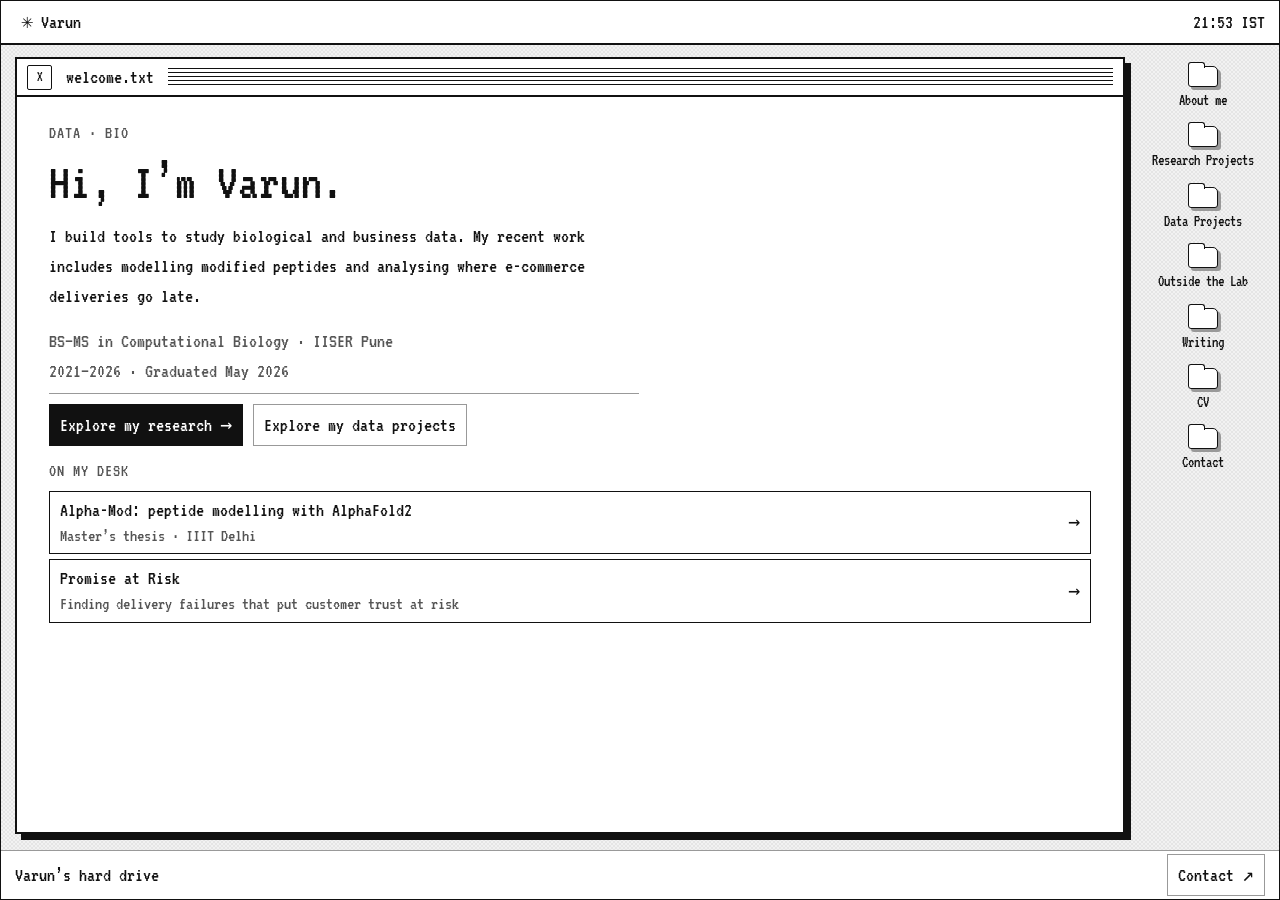
<file: index.html>
<!doctype html>
<html lang="en">
<head>
  <meta charset="utf-8">
  <meta name="viewport" content="width=device-width, initial-scale=1">
  <meta name="description" content="Computational biology research and data projects by Varun Kumar.">
  <title>Varun Kumar | Research + Data</title>
  <link rel="canonical" href="https://varun-bhai.github.io/">
  <link rel="preconnect" href="https://fonts.googleapis.com">
  <link rel="preconnect" href="https://fonts.gstatic.com" crossorigin>
  <link rel="stylesheet" href="https://fonts.googleapis.com/css2?family=VT323&amp;display=swap">
  <link rel="stylesheet" href="assets/portfolio.css?v=4">
  <script src="assets/portfolio.js?v=2" defer></script>
</head>
<body>
  <main id="pixel-portfolio-review">
    <div class="vk classic" data-version="balanced" aria-label="Research + data desktop">
      <header class="menubar"><button class="brand cursor-interaction" data-page="home">✳ Varun</button><time class="desktop-clock" aria-label="India Standard Time"></time></header>
      <div class="workspace"><nav class="folders" aria-label="Desktop folders"></nav><div class="window"><div class="titlebar"><button class="close cursor-interaction" data-action="close" aria-label="Close window">×</button><span class="window-name">welcome.txt</span><span class="title-lines" aria-hidden="true"></span></div><div class="page" aria-live="polite"></div></div></div>
      <footer class="taskbar"><span>Varun’s hard drive</span><button class="cursor-interaction" data-page="contact">Contact ↗</button></footer>
    </div>
    <noscript>Please enable JavaScript to use the portfolio desktop.</noscript>
  </main>
</body>
</html>
</file>
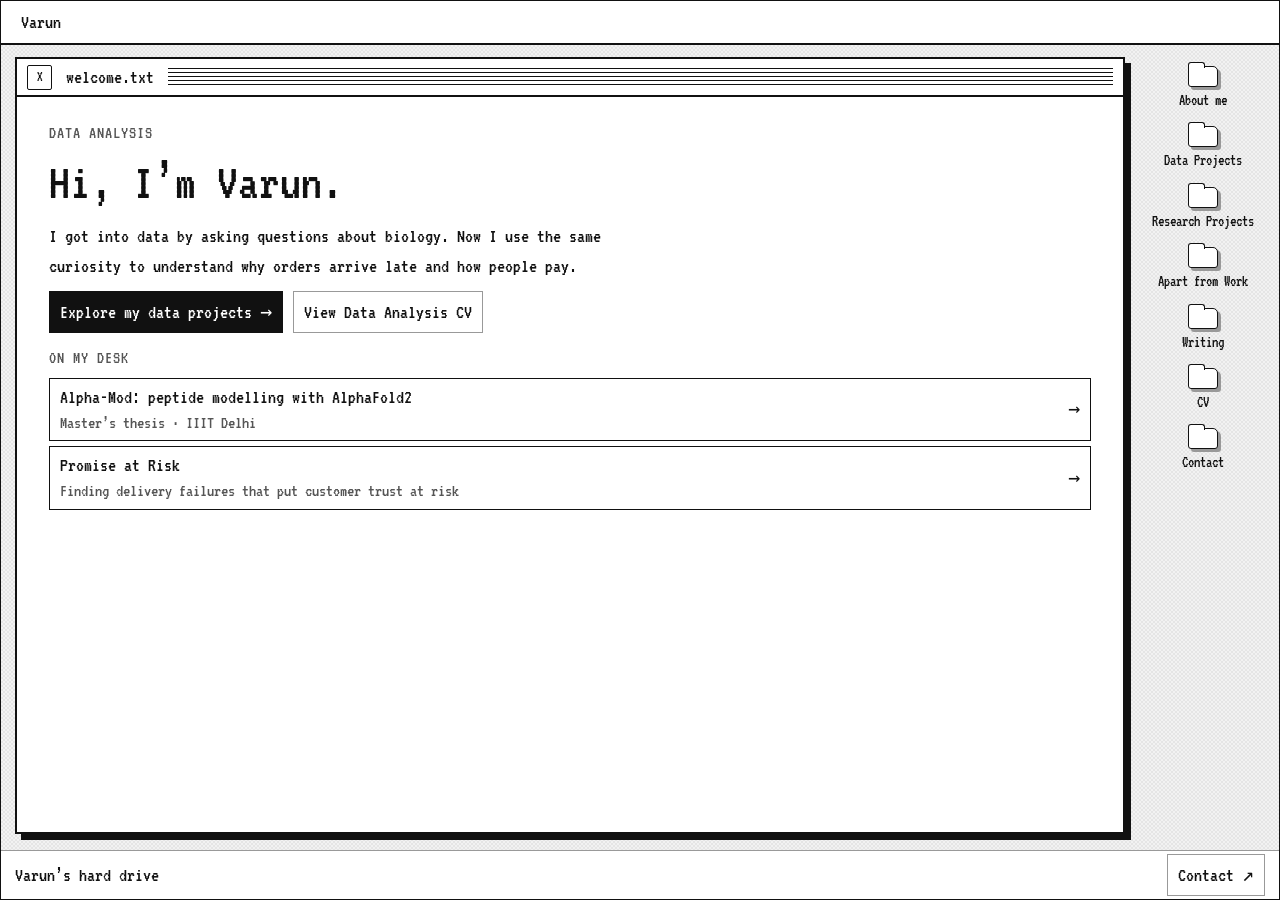
<file: analytics/index.html>
<!doctype html>
<html lang="en">
<head>
  <meta charset="utf-8">
  <meta name="viewport" content="width=device-width, initial-scale=1">
  <meta name="description" content="SQL, Python, and dashboard case studies by Varun Kumar.">
  <title>Varun Kumar | Data Analytics</title>
  <link rel="canonical" href="https://varun-bhai.github.io/analytics/">
  <link rel="preconnect" href="https://fonts.googleapis.com">
  <link rel="preconnect" href="https://fonts.gstatic.com" crossorigin>
  <link rel="stylesheet" href="https://fonts.googleapis.com/css2?family=VT323&amp;display=swap">
  <link rel="stylesheet" href="assets/portfolio.css?v=4">
  <script src="assets/portfolio.js?v=2" defer></script>
</head>
<body>
  <main id="pixel-portfolio-review">
    <div class="vk classic" data-version="analytics" aria-label="Data analytics desktop">
      <header class="menubar"><button class="brand cursor-interaction" data-page="home">Varun</button></header>
      <div class="workspace"><nav class="folders" aria-label="Desktop folders"></nav><div class="window"><div class="titlebar"><button class="close cursor-interaction" data-action="close" aria-label="Close window">×</button><span class="window-name">welcome.txt</span><span class="title-lines" aria-hidden="true"></span></div><div class="page" aria-live="polite"></div></div></div>
      <footer class="taskbar"><span>Varun’s hard drive</span><button class="cursor-interaction" data-page="contact">Contact ↗</button></footer>
    </div>
    <noscript>Please enable JavaScript to use the portfolio desktop.</noscript>
  </main>
</body>
</html>
</file>
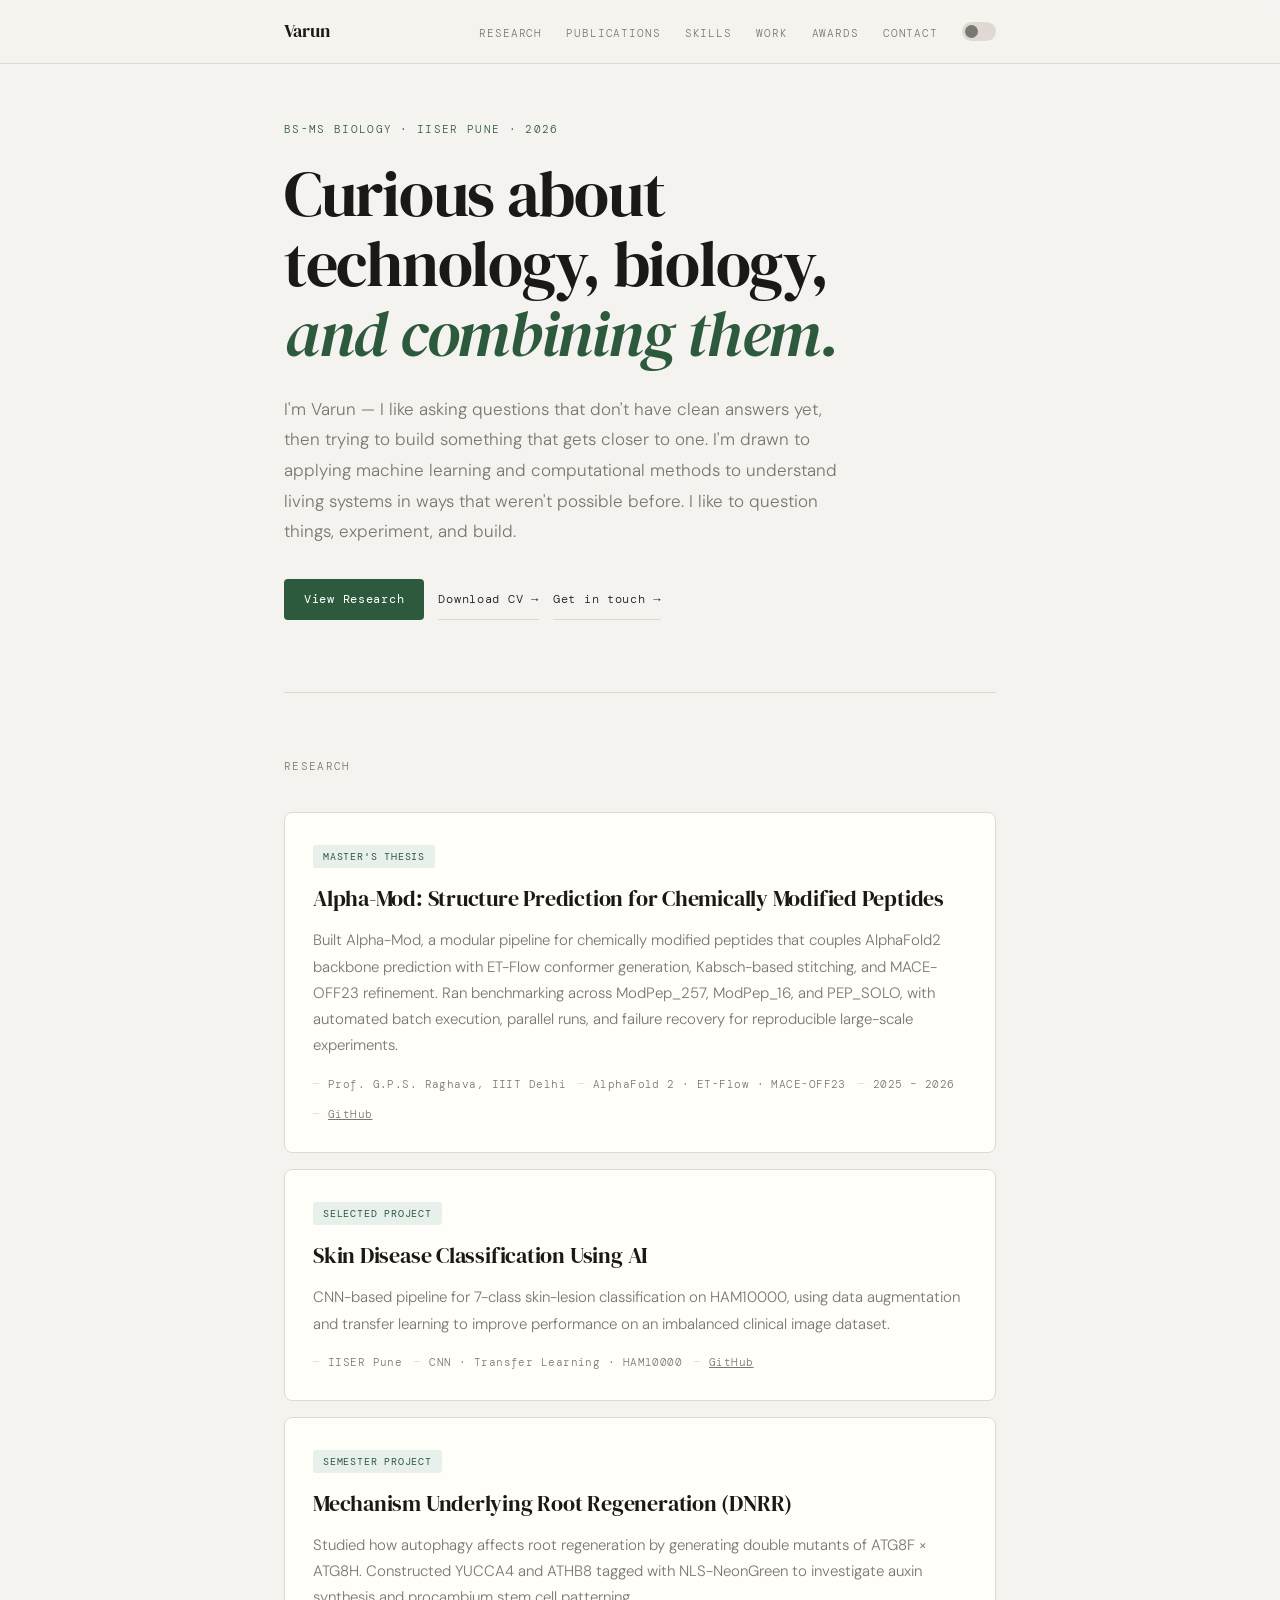
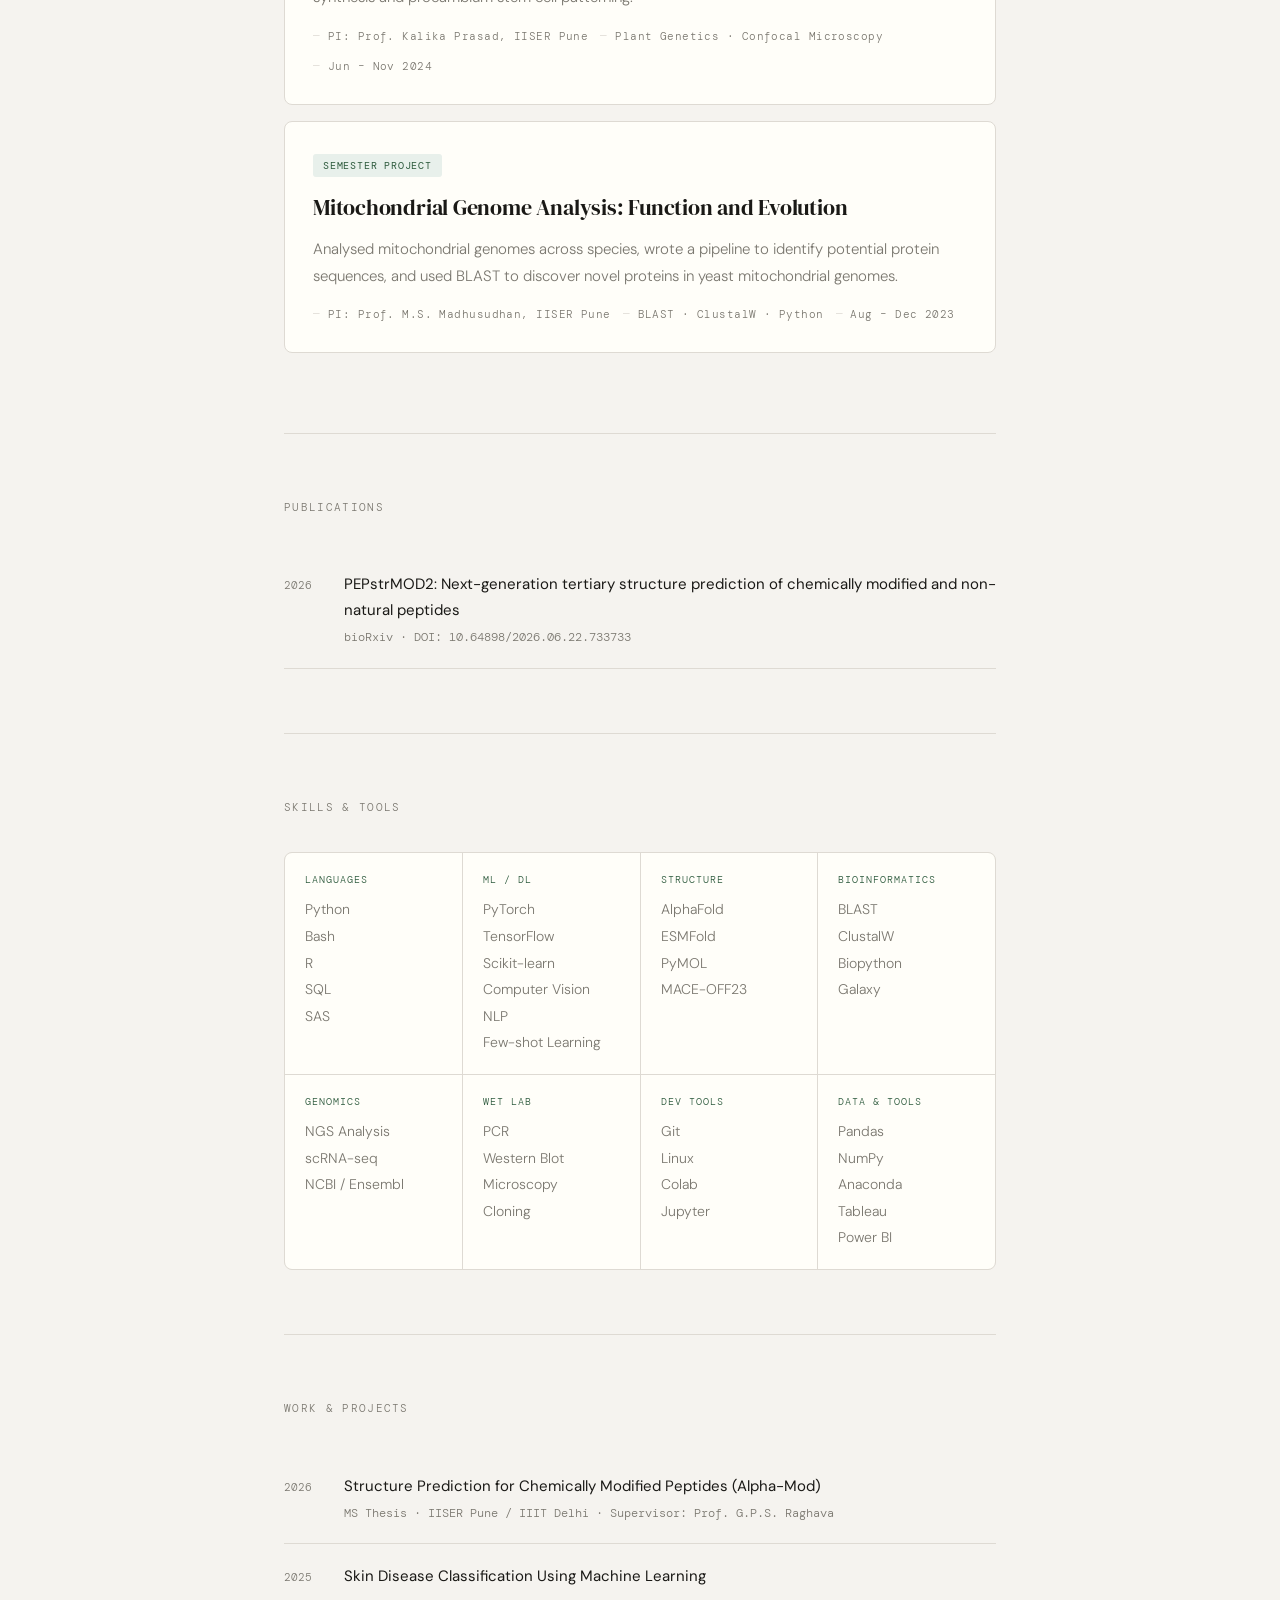
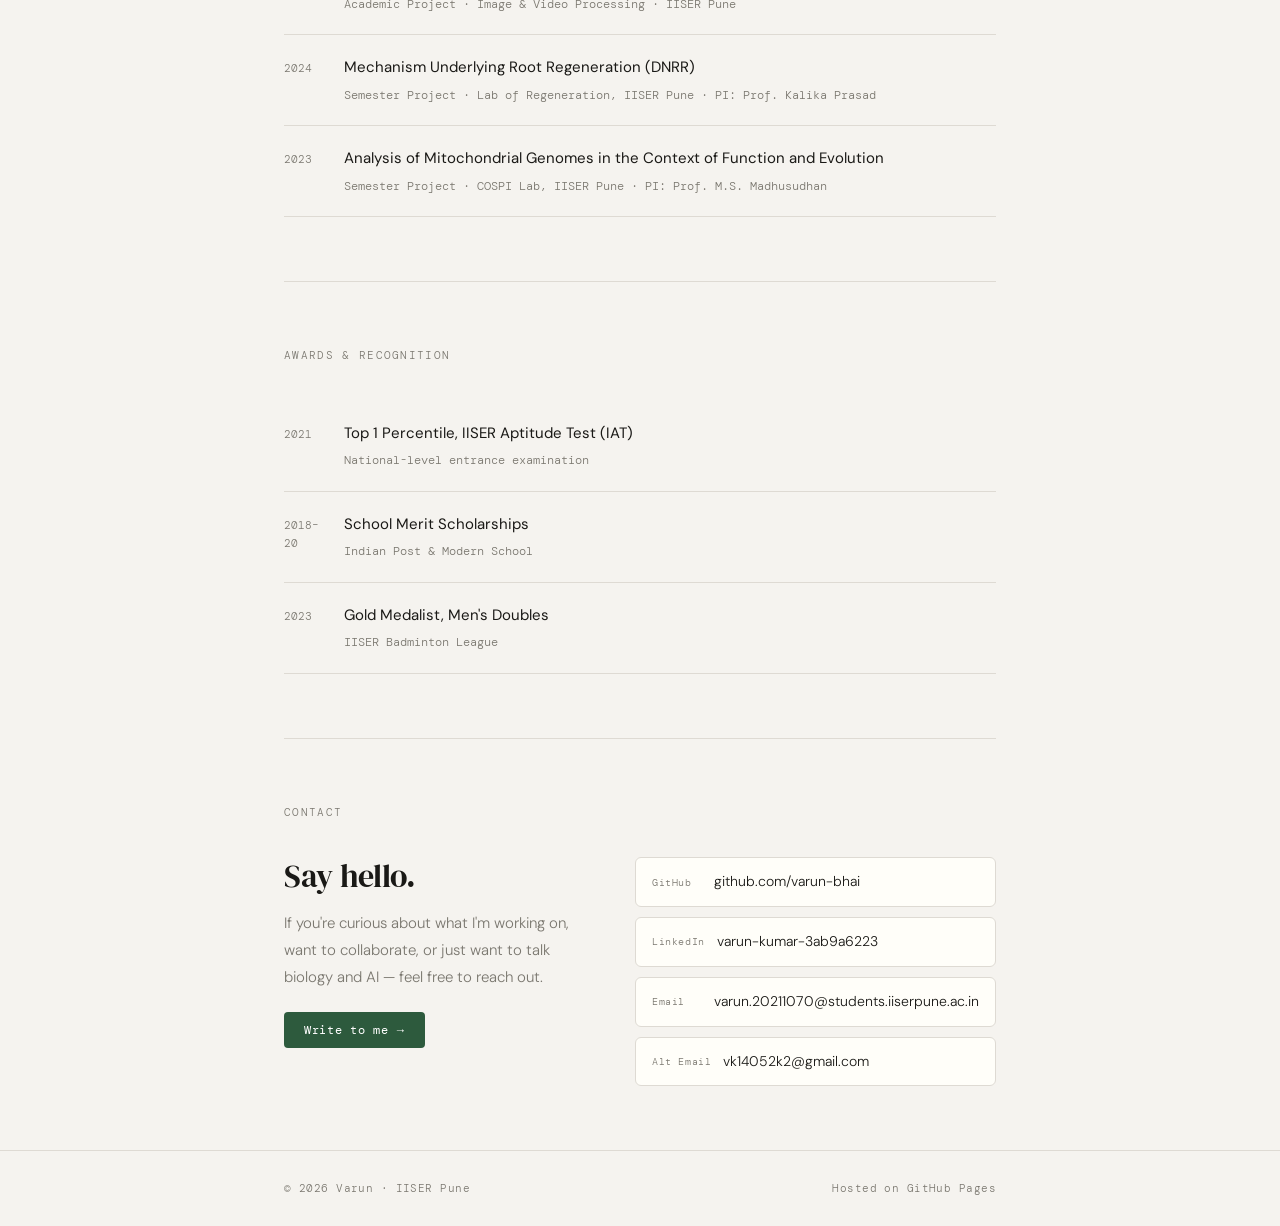
<file: index (11).html>
<!DOCTYPE html>
<html lang="en" data-theme="light">
<head>
<meta charset="UTF-8">
<meta name="viewport" content="width=device-width, initial-scale=1.0">
<title>Varun — Computational Biology</title>
<link rel="preconnect" href="https://fonts.googleapis.com">
<link href="https://fonts.googleapis.com/css2?family=DM+Serif+Display:ital@0;1&family=DM+Mono:wght@300;400&family=DM+Sans:wght@300;400;500&display=swap" rel="stylesheet">
<style>
  /* ── Themes ── */
  [data-theme="light"] {
    --bg: #f5f3ef;
    --fg: #1a1916;
    --muted: #7a776f;
    --accent: #2d5a3d;
    --accent-light: #e8f0eb;
    --border: #dedad3;
    --card: #fffef9;
    --nav-bg: rgba(245,243,239,0.92);
    --toggle-bg: #dedad3;
    --toggle-knob: #7a776f;
  }
  [data-theme="dark"] {
    --bg: #141412;
    --fg: #e8e4dc;
    --muted: #8a8880;
    --accent: #6db88a;
    --accent-light: #1a2e22;
    --border: #2a2925;
    --card: #1c1b18;
    --nav-bg: rgba(20,20,18,0.92);
    --toggle-bg: #2a2925;
    --toggle-knob: #6db88a;
  }

  /* ── Reset & Base ── */
  * { margin: 0; padding: 0; box-sizing: border-box; }
  html { scroll-behavior: smooth; }
  body {
    background: var(--bg);
    color: var(--fg);
    font-family: 'DM Sans', sans-serif;
    font-weight: 300;
    font-size: 16px;
    line-height: 1.7;
    transition: background 0.3s, color 0.3s;
    /* prevent horizontal scroll on mobile */
    overflow-x: hidden;
  }

  /* ── Layout ── */
  .container {
    max-width: 760px;
    margin: 0 auto;
    padding: 0 24px;
  }

  /* ── Nav ── */
  nav {
    position: fixed; top: 0; left: 0; right: 0; z-index: 100;
    background: var(--nav-bg);
    backdrop-filter: blur(12px);
    -webkit-backdrop-filter: blur(12px);
    border-bottom: 1px solid var(--border);
    padding: 16px 0;
    transition: background 0.3s, border-color 0.3s;
  }
  nav .container {
    display: flex;
    justify-content: space-between;
    align-items: center;
    gap: 16px;
  }
  .nav-name {
    font-family: 'DM Serif Display', serif;
    font-size: 18px; color: var(--fg);
    text-decoration: none; transition: color 0.3s;
    flex-shrink: 0;
  }
  .nav-right {
    display: flex;
    align-items: center;
    gap: 24px;
  }
  .nav-links {
    display: flex;
    gap: 24px;
    list-style: none;
  }
  .nav-links a {
    font-family: 'DM Mono', monospace;
    font-size: 11px; font-weight: 300; color: var(--muted);
    text-decoration: none; letter-spacing: 0.08em;
    text-transform: uppercase; transition: color 0.2s;
    white-space: nowrap;
  }
  .nav-links a:hover { color: var(--accent); }

  /* ── Theme toggle ── */
  .theme-toggle {
    background: var(--toggle-bg);
    border: none; cursor: pointer;
    width: 34px; height: 19px;
    border-radius: 10px;
    position: relative;
    transition: background 0.3s;
    flex-shrink: 0;
  }
  .theme-toggle::after {
    content: '';
    position: absolute;
    top: 3px; left: 3px;
    width: 13px; height: 13px;
    border-radius: 50%;
    background: var(--toggle-knob);
    transition: transform 0.25s, background 0.3s;
  }
  [data-theme="dark"] .theme-toggle::after { transform: translateX(15px); }

  /* ── Hero ── */
  .hero { padding-top: 120px; padding-bottom: 72px; }
  .hero-tag {
    font-family: 'DM Mono', monospace;
    font-size: 11px; font-weight: 300; color: var(--accent);
    letter-spacing: 0.12em; text-transform: uppercase; margin-bottom: 20px;
    transition: color 0.3s;
  }
  .hero h1 {
    font-family: 'DM Serif Display', serif;
    /* fluid: 36px on small phone → 64px on desktop */
    font-size: clamp(36px, 8vw, 64px);
    font-weight: 400; line-height: 1.1;
    letter-spacing: -0.02em; margin-bottom: 24px;
    color: var(--fg); transition: color 0.3s;
  }
  .hero h1 em { font-style: italic; color: var(--accent); transition: color 0.3s; }
  .hero-bio {
    font-size: clamp(15px, 2.5vw, 17px);
    color: var(--muted); max-width: 560px;
    line-height: 1.8; margin-bottom: 32px; transition: color 0.3s;
  }
  .hero-links { display: flex; gap: 14px; flex-wrap: wrap; align-items: center; }
  .btn-primary {
    background: var(--accent); color: #fff;
    padding: 10px 20px; border-radius: 4px;
    font-family: 'DM Mono', monospace;
    font-size: 12px; font-weight: 400; letter-spacing: 0.06em;
    text-decoration: none; transition: opacity 0.2s, background 0.3s;
    white-space: nowrap;
  }
  .btn-primary:hover { opacity: 0.85; }
  .btn-ghost {
    color: var(--fg); padding: 10px 0;
    font-family: 'DM Mono', monospace;
    font-size: 12px; font-weight: 300; letter-spacing: 0.06em;
    text-decoration: none; border-bottom: 1px solid var(--border);
    transition: border-color 0.2s, color 0.2s;
    white-space: nowrap;
  }
  .btn-ghost:hover { border-color: var(--accent); color: var(--accent); }

  /* ── Sections ── */
  section { padding: 64px 0; border-top: 1px solid var(--border); transition: border-color 0.3s; }
  .section-label {
    font-family: 'DM Mono', monospace;
    font-size: 11px; font-weight: 300; color: var(--muted);
    letter-spacing: 0.12em; text-transform: uppercase; margin-bottom: 36px;
    transition: color 0.3s;
  }

  /* ── Project cards ── */
  .project-card {
    background: var(--card); border: 1px solid var(--border);
    border-radius: 8px; padding: 28px; margin-bottom: 16px;
    transition: border-color 0.2s, transform 0.2s, background 0.3s;
  }
  .project-card:hover { border-color: var(--accent); transform: translateY(-2px); }
  .project-tag {
    font-family: 'DM Mono', monospace;
    font-size: 10px; font-weight: 400; color: var(--accent);
    background: var(--accent-light); padding: 3px 10px; border-radius: 3px;
    letter-spacing: 0.08em; text-transform: uppercase;
    display: inline-block; margin-bottom: 12px;
    transition: color 0.3s, background 0.3s;
  }
  .project-card h3 {
    font-family: 'DM Serif Display', serif;
    font-size: clamp(18px, 3vw, 22px);
    font-weight: 400; margin-bottom: 10px; letter-spacing: -0.01em;
    color: var(--fg); transition: color 0.3s;
  }
  .project-card p { font-size: 15px; color: var(--muted); line-height: 1.75; margin-bottom: 16px; transition: color 0.3s; }
  .project-meta { display: flex; gap: 12px; flex-wrap: wrap; }
  .project-meta span {
    font-family: 'DM Mono', monospace;
    font-size: 11px; color: var(--muted); letter-spacing: 0.04em; transition: color 0.3s;
  }
  .project-meta span::before { content: '— '; color: var(--border); }

  /* ── Skills grid ── */
  .skills-grid {
    display: grid;
    grid-template-columns: repeat(auto-fill, minmax(160px, 1fr));
    gap: 1px; background: var(--border);
    border: 1px solid var(--border); border-radius: 8px; overflow: hidden;
    transition: background 0.3s, border-color 0.3s;
  }
  .skill-cell { background: var(--card); padding: 18px 20px; transition: background 0.3s; }
  .skill-category {
    font-family: 'DM Mono', monospace; font-size: 10px; color: var(--accent);
    letter-spacing: 0.1em; text-transform: uppercase; margin-bottom: 8px; transition: color 0.3s;
  }
  .skill-items { font-size: 14px; color: var(--muted); line-height: 1.9; transition: color 0.3s; }

  /* ── Work / pub list ── */
  .pub-list { list-style: none; }
  .pub-item {
    display: grid; grid-template-columns: 44px 1fr;
    gap: 16px; padding: 20px 0;
    border-bottom: 1px solid var(--border); align-items: start; transition: border-color 0.3s;
  }
  .pub-year {
    font-family: 'DM Mono', monospace; font-size: 11px;
    color: var(--muted); padding-top: 4px; transition: color 0.3s;
  }
  .pub-title { font-size: 15px; font-weight: 400; margin-bottom: 4px; color: var(--fg); transition: color 0.3s; }
  .pub-venue { font-family: 'DM Mono', monospace; font-size: 12px; color: var(--muted); transition: color 0.3s; }

  /* ── Contact ── */
  .contact-block {
    display: grid;
    grid-template-columns: 1fr 1fr;
    gap: 48px; align-items: start;
  }
  .contact-block h2 {
    font-family: 'DM Serif Display', serif;
    font-size: clamp(26px, 4vw, 32px);
    font-weight: 400; line-height: 1.2;
    margin-bottom: 14px; letter-spacing: -0.01em;
    color: var(--fg); transition: color 0.3s;
  }
  .contact-block p { font-size: 15px; color: var(--muted); line-height: 1.8; margin-bottom: 24px; transition: color 0.3s; }
  .social-links { display: flex; flex-direction: column; gap: 10px; }
  .social-link {
    display: flex; align-items: center; gap: 12px;
    text-decoration: none; color: var(--fg); font-size: 14px;
    padding: 12px 16px; background: var(--card);
    border: 1px solid var(--border); border-radius: 6px;
    transition: border-color 0.2s, color 0.2s, background 0.3s;
    /* prevent text overflow on small screens */
    overflow: hidden;
  }
  .social-link:hover { border-color: var(--accent); color: var(--accent); }
  .social-link .icon {
    font-family: 'DM Mono', monospace; font-size: 10px; color: var(--muted);
    min-width: 50px; letter-spacing: 0.06em; transition: color 0.3s; flex-shrink: 0;
  }
  .social-link span:last-child {
    overflow: hidden; text-overflow: ellipsis; white-space: nowrap;
  }

  /* ── Footer ── */
  footer { border-top: 1px solid var(--border); padding: 28px 0; transition: border-color 0.3s; }
  footer .container { display: flex; justify-content: space-between; align-items: center; flex-wrap: wrap; gap: 8px; }
  footer p { font-family: 'DM Mono', monospace; font-size: 11px; color: var(--muted); letter-spacing: 0.04em; transition: color 0.3s; }

  /* ── Animations ── */
  @keyframes fadeUp {
    from { opacity: 0; transform: translateY(16px); }
    to   { opacity: 1; transform: translateY(0); }
  }
  .hero > * { animation: fadeUp 0.6s ease both; }
  .hero > *:nth-child(1) { animation-delay: 0.0s; }
  .hero > *:nth-child(2) { animation-delay: 0.1s; }
  .hero > *:nth-child(3) { animation-delay: 0.2s; }
  .hero > *:nth-child(4) { animation-delay: 0.3s; }
  .hero > *:nth-child(5) { animation-delay: 0.4s; }

  /* ════════════════════════════════
     RESPONSIVE BREAKPOINTS
  ════════════════════════════════ */

  /* ── Tablet: 600–900px ── */
  @media (max-width: 900px) {
    .contact-block { gap: 32px; }
    .skills-grid { grid-template-columns: repeat(auto-fill, minmax(140px, 1fr)); }
  }

  /* ── Mobile: ≤ 640px ── */
  @media (max-width: 640px) {
    .container { padding: 0 18px; }

    /* Nav: hide text links, show only toggle */
    .nav-links { display: none; }
    nav .container { padding: 0 18px; }

    /* Hero */
    .hero { padding-top: 100px; padding-bottom: 56px; }
    .hero-links { flex-direction: column; align-items: flex-start; gap: 12px; }
    .btn-primary, .btn-ghost { width: auto; }

    /* Sections */
    section { padding: 48px 0; }

    /* Cards */
    .project-card { padding: 22px 18px; }
    .project-meta { flex-direction: column; gap: 4px; }

    /* Skills: 2 columns on phone */
    .skills-grid { grid-template-columns: 1fr 1fr; }

    /* Work list */
    .pub-item { grid-template-columns: 38px 1fr; gap: 12px; }
    .pub-title { font-size: 14px; }
    .pub-venue { font-size: 11px; }

    /* Contact: stack vertically */
    .contact-block { grid-template-columns: 1fr; gap: 32px; }

    /* Social links: full text might overflow on tiny screens */
    .social-link { font-size: 13px; padding: 11px 14px; }
  }

  /* ── Very small phones: ≤ 380px ── */
  @media (max-width: 380px) {
    .hero h1 { font-size: 32px; }
    .skills-grid { grid-template-columns: 1fr; }
    .project-card { padding: 18px 14px; }
  }
</style>
</head>
<body>

<nav>
  <div class="container">
    <a href="#" class="nav-name">Varun</a>
    <div class="nav-right">
      <ul class="nav-links">
        <li><a href="#research">Research</a></li>
        <li><a href="#publications">Publications</a></li>
        <li><a href="#skills">Skills</a></li>
        <li><a href="#work">Work</a></li>
        <li><a href="#awards">Awards</a></li>
        <li><a href="#contact">Contact</a></li>
      </ul>
      <button class="theme-toggle" id="themeToggle" aria-label="Toggle dark mode"></button>
    </div>
  </div>
</nav>

<div class="container">
  <div class="hero">
    <div class="hero-tag">BS-MS Biology · IISER Pune · 2026</div>
    <h1>Curious about<br>technology, biology,<br><em>and combining them.</em></h1>
    <p class="hero-bio">
      I'm Varun — I like asking questions that don't have clean answers yet, 
      then trying to build something that gets closer to one. 
      I'm drawn to applying machine learning and computational methods 
      to understand living systems in ways that weren't possible before. 
      I like to question things, experiment, and build.
    </p>
    <div class="hero-links">
      <a href="#research" class="btn-primary">View Research</a>
      <a href="resume.pdf" class="btn-ghost">Download CV →</a>
      <a href="mailto:varun.20211070@students.iiserpune.ac.in" class="btn-ghost">Get in touch →</a>
    </div>
  </div>
</div>

<div class="container">
  <section id="research">
    <div class="section-label">Research</div>

    <div class="project-card">
      <span class="project-tag">Master's Thesis</span>
      <h3>Alpha-Mod: Structure Prediction for Chemically Modified Peptides</h3>
      <p>
        Built Alpha-Mod, a modular pipeline for chemically modified peptides that couples 
        AlphaFold2 backbone prediction with ET-Flow conformer generation, Kabsch-based 
        stitching, and MACE-OFF23 refinement. Ran benchmarking across ModPep_257, ModPep_16, 
        and PEP_SOLO, with automated batch execution, parallel runs, and failure recovery 
        for reproducible large-scale experiments.
      </p>
      <div class="project-meta">
        <span>Prof. G.P.S. Raghava, IIIT Delhi</span>
        <span>AlphaFold 2 · ET-Flow · MACE-OFF23</span>
        <span>2025 – 2026</span>
        <span><a href="https://github.com/raghavagps/Alpha-Mod" target="_blank" style="color: inherit; text-decoration: underline;">GitHub</a></span>
      </div>
    </div>

    <div class="project-card">
      <span class="project-tag">Selected Project</span>
      <h3>Skin Disease Classification Using AI</h3>
      <p>
        CNN-based pipeline for 7-class skin-lesion classification on HAM10000, 
        using data augmentation and transfer learning to improve performance on 
        an imbalanced clinical image dataset.
      </p>
      <div class="project-meta">
        <span>IISER Pune</span>
        <span>CNN · Transfer Learning · HAM10000</span>
        <span><a href="https://github.com/varun-bhai/project_Varun" target="_blank" style="color: inherit; text-decoration: underline;">GitHub</a></span>
      </div>
    </div>

    <div class="project-card">
      <span class="project-tag">Semester Project</span>
      <h3>Mechanism Underlying Root Regeneration (DNRR)</h3>
      <p>
        Studied how autophagy affects root regeneration by generating double mutants 
        of ATG8F × ATG8H. Constructed YUCCA4 and ATHB8 tagged with NLS-NeonGreen 
        to investigate auxin synthesis and procambium stem cell patterning.
      </p>
      <div class="project-meta">
        <span>PI: Prof. Kalika Prasad, IISER Pune</span>
        <span>Plant Genetics · Confocal Microscopy</span>
        <span>Jun – Nov 2024</span>
      </div>
    </div>

    <div class="project-card">
      <span class="project-tag">Semester Project</span>
      <h3>Mitochondrial Genome Analysis: Function and Evolution</h3>
      <p>
        Analysed mitochondrial genomes across species, wrote a pipeline to identify 
        potential protein sequences, and used BLAST to discover novel proteins 
        in yeast mitochondrial genomes.
      </p>
      <div class="project-meta">
        <span>PI: Prof. M.S. Madhusudhan, IISER Pune</span>
        <span>BLAST · ClustalW · Python</span>
        <span>Aug – Dec 2023</span>
      </div>
    </div>
  </section>
</div>

<div class="container">
  <section id="publications">
    <div class="section-label">Publications</div>
    <ul class="pub-list">
      <li class="pub-item">
        <span class="pub-year">2026</span>
        <div>
          <div class="pub-title">
            <a href="https://www.biorxiv.org/content/10.64898/2026.06.22.733733v1" target="_blank" style="color: inherit; text-decoration: none;">
              PEPstrMOD2: Next-generation tertiary structure prediction of chemically modified and non-natural peptides
            </a>
          </div>
          <div class="pub-venue">bioRxiv · DOI: 10.64898/2026.06.22.733733</div>
        </div>
      </li>
    </ul>
  </section>
</div>

<div class="container">
  <section id="skills">
    <div class="section-label">Skills & Tools</div>
    <div class="skills-grid">
      <div class="skill-cell">
        <div class="skill-category">Languages</div>
        <div class="skill-items">Python<br>Bash<br>R<br>SQL<br>SAS</div>
      </div>
      <div class="skill-cell">
        <div class="skill-category">ML / DL</div>
        <div class="skill-items">PyTorch<br>TensorFlow<br>Scikit-learn<br>Computer Vision<br>NLP<br>Few-shot Learning</div>
      </div>
      <div class="skill-cell">
        <div class="skill-category">Structure</div>
        <div class="skill-items">AlphaFold<br>ESMFold<br>PyMOL<br>MACE-OFF23</div>
      </div>
      <div class="skill-cell">
        <div class="skill-category">Bioinformatics</div>
        <div class="skill-items">BLAST<br>ClustalW<br>Biopython<br>Galaxy</div>
      </div>
      <div class="skill-cell">
        <div class="skill-category">Genomics</div>
        <div class="skill-items">NGS Analysis<br>scRNA-seq<br>NCBI / Ensembl</div>
      </div>
      <div class="skill-cell">
        <div class="skill-category">Wet Lab</div>
        <div class="skill-items">PCR<br>Western Blot<br>Microscopy<br>Cloning</div>
      </div>
      <div class="skill-cell">
        <div class="skill-category">Dev Tools</div>
        <div class="skill-items">Git<br>Linux<br>Colab<br>Jupyter</div>
      </div>
      <div class="skill-cell">
        <div class="skill-category">Data & Tools</div>
        <div class="skill-items">Pandas<br>NumPy<br>Anaconda<br>Tableau<br>Power BI</div>
      </div>
    </div>
  </section>
</div>

<div class="container">
  <section id="work">
    <div class="section-label">Work & Projects</div>
    <ul class="pub-list">
      <li class="pub-item">
        <span class="pub-year">2026</span>
        <div>
          <div class="pub-title">Structure Prediction for Chemically Modified Peptides (Alpha-Mod)</div>
          <div class="pub-venue">MS Thesis · IISER Pune / IIIT Delhi · Supervisor: Prof. G.P.S. Raghava</div>
        </div>
      </li>
      <li class="pub-item">
        <span class="pub-year">2025</span>
        <div>
          <div class="pub-title">Skin Disease Classification Using Machine Learning</div>
          <div class="pub-venue">Academic Project · Image & Video Processing · IISER Pune</div>
        </div>
      </li>
      <li class="pub-item">
        <span class="pub-year">2024</span>
        <div>
          <div class="pub-title">Mechanism Underlying Root Regeneration (DNRR)</div>
          <div class="pub-venue">Semester Project · Lab of Regeneration, IISER Pune · PI: Prof. Kalika Prasad</div>
        </div>
      </li>
      <li class="pub-item">
        <span class="pub-year">2023</span>
        <div>
          <div class="pub-title">Analysis of Mitochondrial Genomes in the Context of Function and Evolution</div>
          <div class="pub-venue">Semester Project · COSPI Lab, IISER Pune · PI: Prof. M.S. Madhusudhan</div>
        </div>
      </li>
    </ul>
  </section>
</div>

<div class="container">
  <section id="awards">
    <div class="section-label">Awards & Recognition</div>
    <ul class="pub-list">
      <li class="pub-item">
        <span class="pub-year">2021</span>
        <div>
          <div class="pub-title">Top 1 Percentile, IISER Aptitude Test (IAT)</div>
          <div class="pub-venue">National-level entrance examination</div>
        </div>
      </li>
      <li class="pub-item">
        <span class="pub-year">2018–20</span>
        <div>
          <div class="pub-title">School Merit Scholarships</div>
          <div class="pub-venue">Indian Post & Modern School</div>
        </div>
      </li>
      <li class="pub-item">
        <span class="pub-year">2023</span>
        <div>
          <div class="pub-title">Gold Medalist, Men's Doubles</div>
          <div class="pub-venue">IISER Badminton League</div>
        </div>
      </li>
    </ul>
  </section>
</div>

<div class="container">
  <section id="contact">
    <div class="section-label">Contact</div>
    <div class="contact-block">
      <div>
        <h2>Say hello.</h2>
        <p>
          If you're curious about what I'm working on, want to collaborate, 
          or just want to talk biology and AI — feel free to reach out.
        </p>
        <a href="mailto:varun.20211070@students.iiserpune.ac.in" class="btn-primary">Write to me →</a>
      </div>
      <div class="social-links">
        <a href="https://github.com/varun-bhai" target="_blank" class="social-link">
          <span class="icon">GitHub</span>
          <span>github.com/varun-bhai</span>
        </a>
        <a href="https://www.linkedin.com/in/varun-kumar-3ab9a6223/" target="_blank" class="social-link">
          <span class="icon">LinkedIn</span>
          <span>varun-kumar-3ab9a6223</span>
        </a>
        <a href="mailto:varun.20211070@students.iiserpune.ac.in" class="social-link">
          <span class="icon">Email</span>
          <span>varun.20211070@students.iiserpune.ac.in</span>
        </a>
        <a href="mailto:vk14052k2@gmail.com" class="social-link">
          <span class="icon">Alt Email</span>
          <span>vk14052k2@gmail.com</span>
        </a>
      </div>
    </div>
  </section>
</div>

<footer>
  <div class="container">
    <p>© 2026 Varun · IISER Pune</p>
    <p>Hosted on GitHub Pages</p>
  </div>
</footer>

<script>
  const toggle = document.getElementById('themeToggle');
  const html = document.documentElement;
  const saved = localStorage.getItem('theme');
  if (saved) html.setAttribute('data-theme', saved);
  toggle.addEventListener('click', () => {
    const next = html.getAttribute('data-theme') === 'light' ? 'dark' : 'light';
    html.setAttribute('data-theme', next);
    localStorage.setItem('theme', next);
  });
</script>
</body>
</html>
</file>
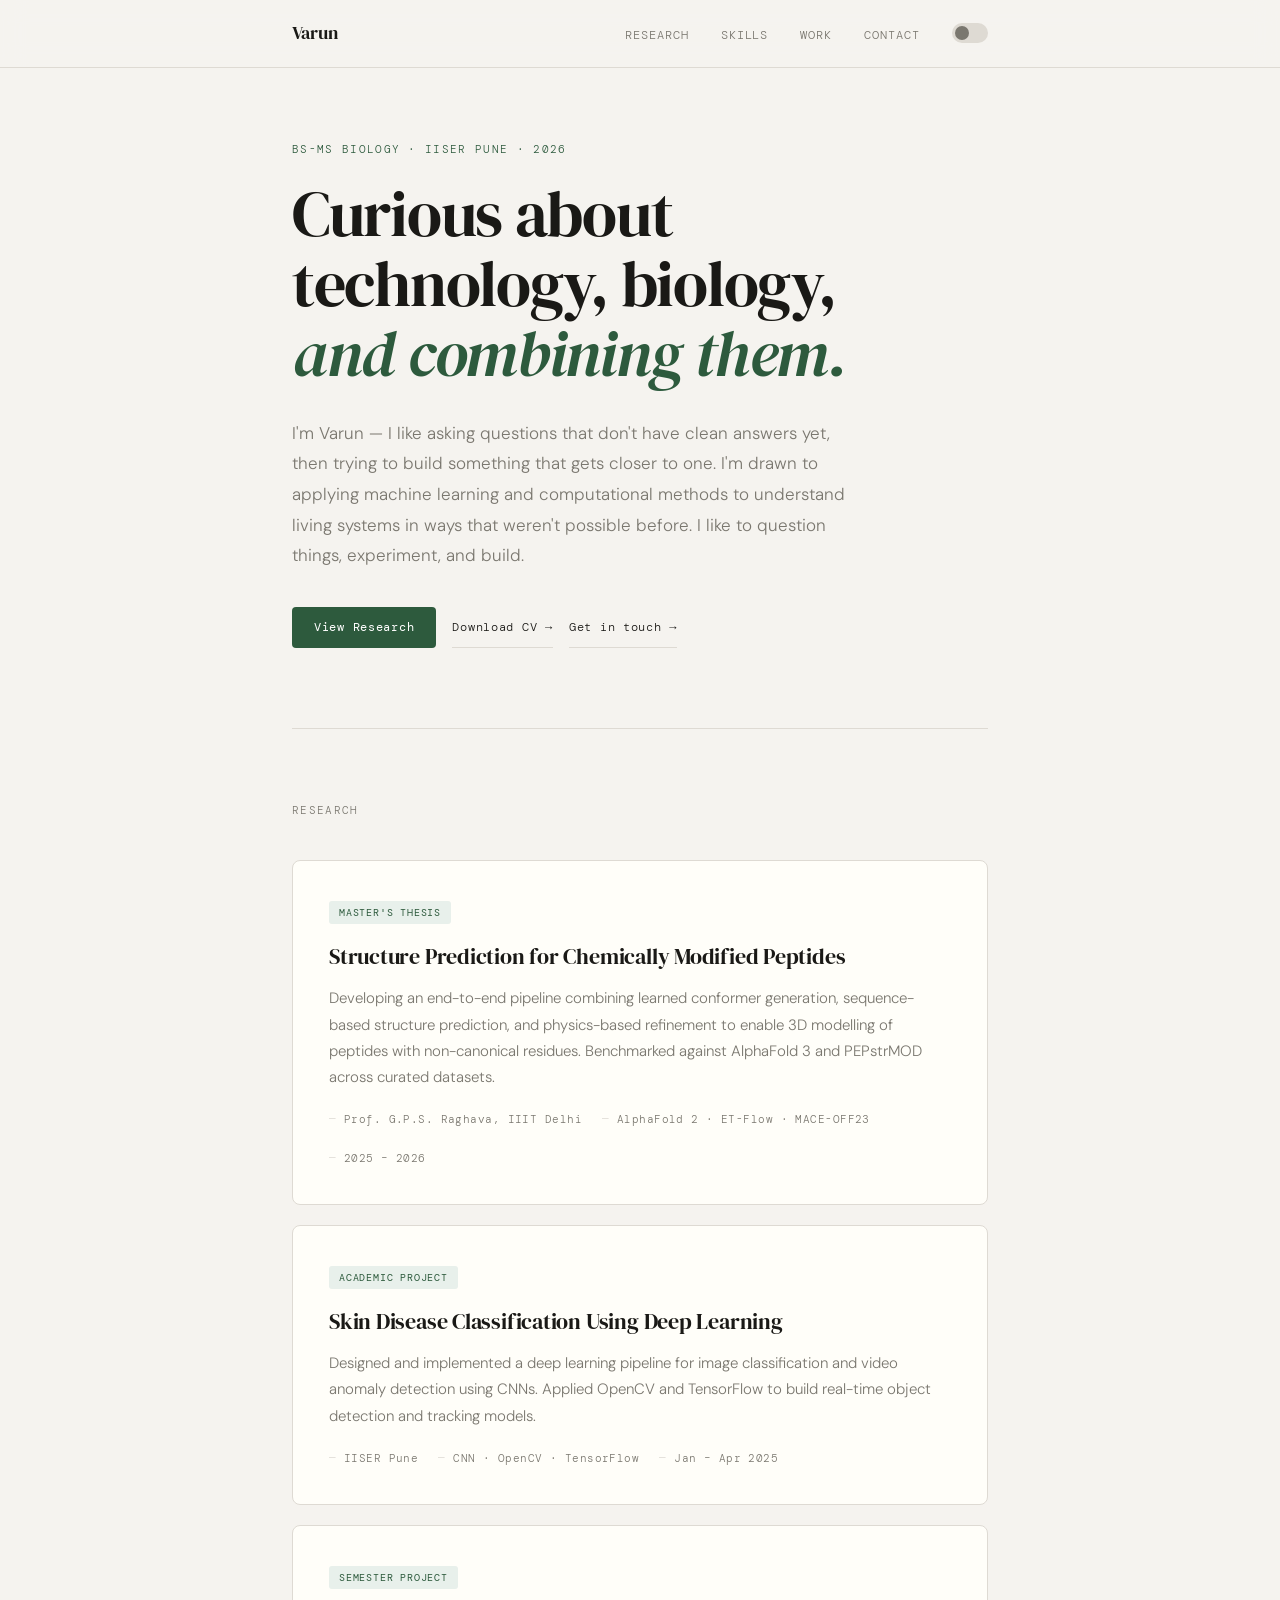
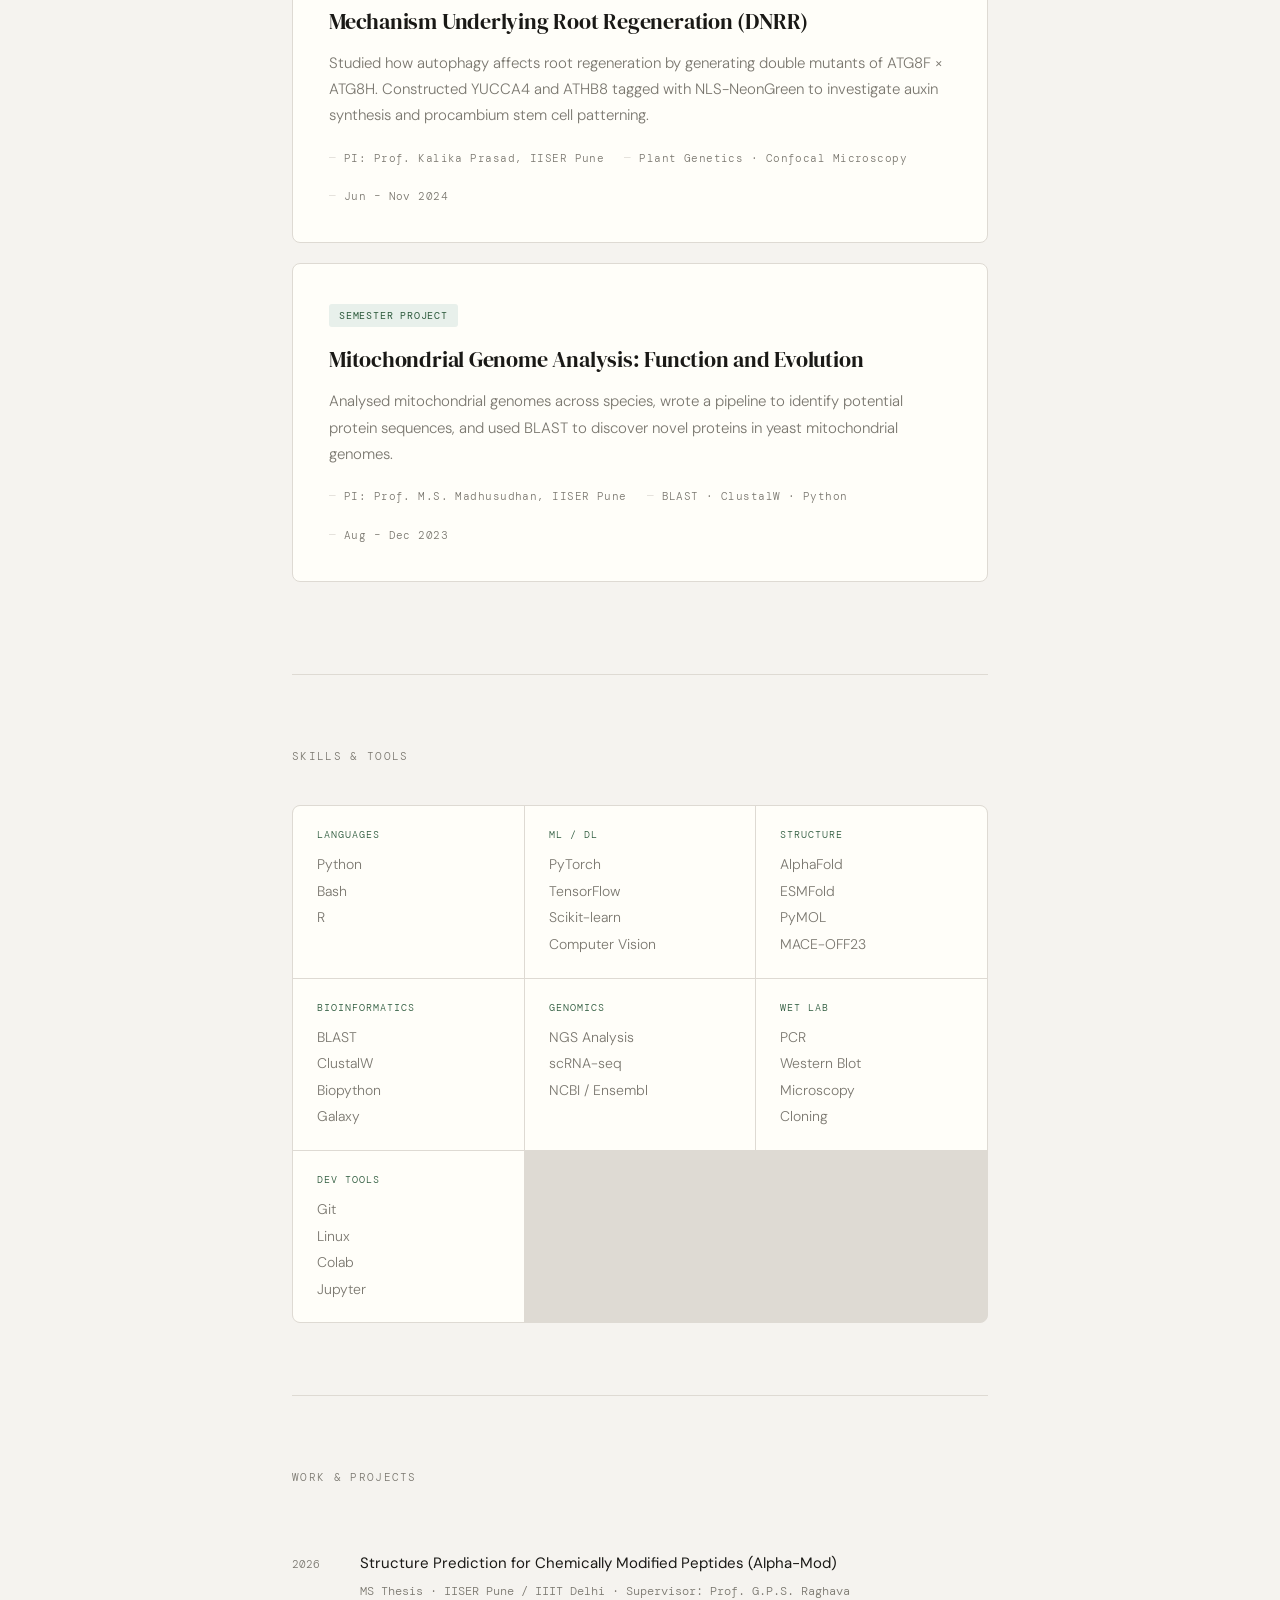
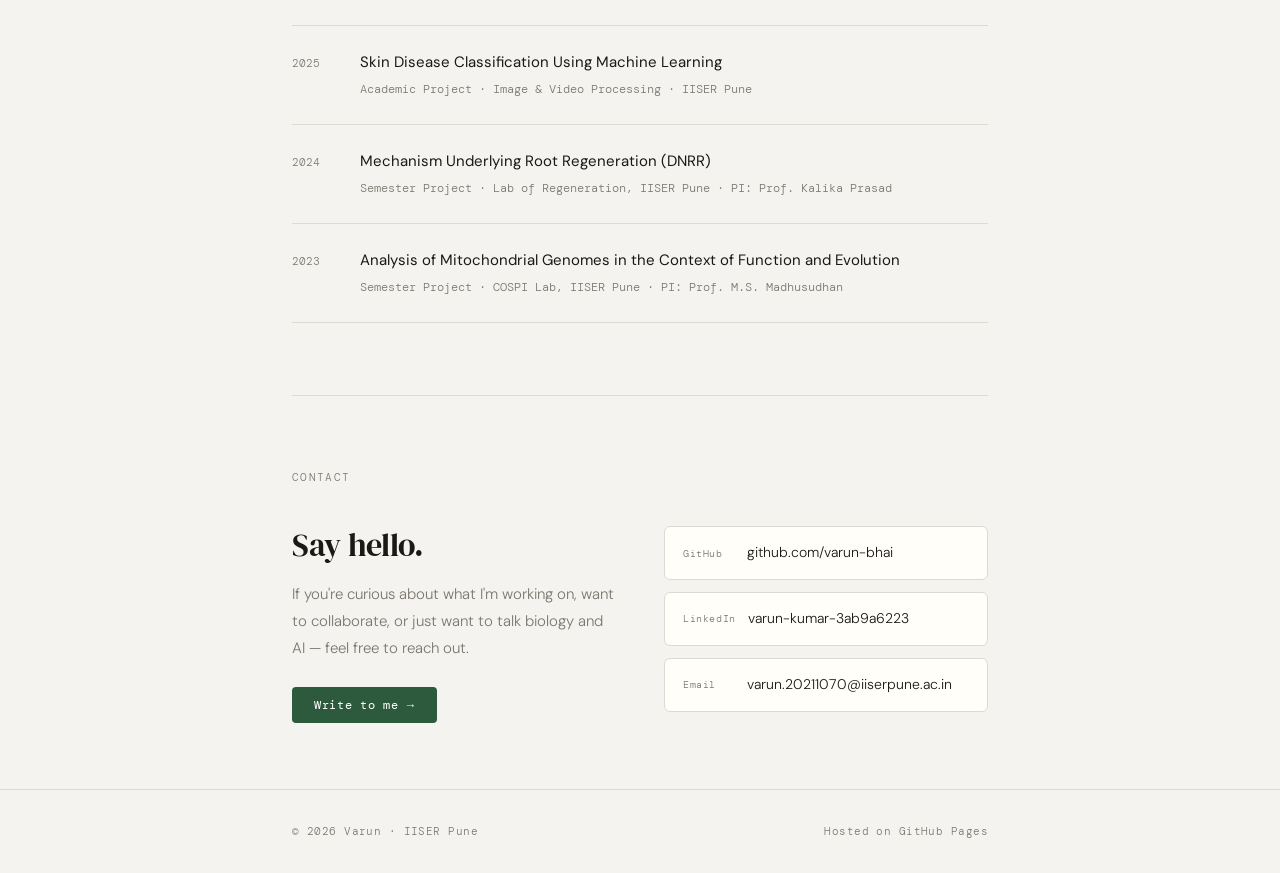
<file: portfolio.html>
<!DOCTYPE html>
<html lang="en" data-theme="light">
<head>
<meta charset="UTF-8">
<meta name="viewport" content="width=device-width, initial-scale=1.0">
<title>Varun — Computational Biology</title>
<link rel="preconnect" href="https://fonts.googleapis.com">
<link href="https://fonts.googleapis.com/css2?family=DM+Serif+Display:ital@0;1&family=DM+Mono:wght@300;400&family=DM+Sans:wght@300;400;500&display=swap" rel="stylesheet">
<style>
  /* ── Light theme ── */
  [data-theme="light"] {
    --bg: #f5f3ef;
    --fg: #1a1916;
    --muted: #7a776f;
    --accent: #2d5a3d;
    --accent-light: #e8f0eb;
    --border: #dedad3;
    --card: #fffef9;
    --nav-bg: rgba(245,243,239,0.88);
    --toggle-bg: #dedad3;
    --toggle-knob: #7a776f;
  }

  /* ── Dark theme ── */
  [data-theme="dark"] {
    --bg: #141412;
    --fg: #e8e4dc;
    --muted: #8a8880;
    --accent: #6db88a;
    --accent-light: #1a2e22;
    --border: #2a2925;
    --card: #1c1b18;
    --nav-bg: rgba(20,20,18,0.88);
    --toggle-bg: #2a2925;
    --toggle-knob: #6db88a;
  }

  * { margin: 0; padding: 0; box-sizing: border-box; }
  html { scroll-behavior: smooth; }
  body {
    background: var(--bg);
    color: var(--fg);
    font-family: 'DM Sans', sans-serif;
    font-weight: 300;
    font-size: 16px;
    line-height: 1.7;
    transition: background 0.3s, color 0.3s;
  }
  .container { max-width: 760px; margin: 0 auto; padding: 0 32px; }

  /* ── Nav ── */
  nav {
    position: fixed; top: 0; left: 0; right: 0; z-index: 100;
    background: var(--nav-bg);
    backdrop-filter: blur(12px);
    border-bottom: 1px solid var(--border);
    padding: 18px 0;
    transition: background 0.3s, border-color 0.3s;
  }
  nav .container { display: flex; justify-content: space-between; align-items: center; }
  .nav-left { display: flex; align-items: center; gap: 24px; }
  .nav-name { font-family: 'DM Serif Display', serif; font-size: 18px; color: var(--fg); text-decoration: none; transition: color 0.3s; }
  .nav-links { display: flex; gap: 32px; list-style: none; }
  .nav-links a {
    font-family: 'DM Mono', monospace;
    font-size: 12px; font-weight: 300; color: var(--muted);
    text-decoration: none; letter-spacing: 0.08em;
    text-transform: uppercase; transition: color 0.2s;
  }
  .nav-links a:hover { color: var(--accent); }

  /* ── Theme toggle ── */
  .theme-toggle {
    background: var(--toggle-bg);
    border: none; cursor: pointer;
    width: 36px; height: 20px;
    border-radius: 10px;
    position: relative;
    transition: background 0.3s;
    flex-shrink: 0;
  }
  .theme-toggle::after {
    content: '';
    position: absolute;
    top: 3px; left: 3px;
    width: 14px; height: 14px;
    border-radius: 50%;
    background: var(--toggle-knob);
    transition: transform 0.25s, background 0.3s;
  }
  [data-theme="dark"] .theme-toggle::after { transform: translateX(16px); }

  /* ── Hero ── */
  .hero { padding-top: 140px; padding-bottom: 80px; }
  .hero-tag {
    font-family: 'DM Mono', monospace;
    font-size: 11px; font-weight: 300; color: var(--accent);
    letter-spacing: 0.12em; text-transform: uppercase; margin-bottom: 20px;
    transition: color 0.3s;
  }
  .hero h1 {
    font-family: 'DM Serif Display', serif;
    font-size: clamp(42px, 7vw, 64px);
    font-weight: 400; line-height: 1.1;
    letter-spacing: -0.02em; margin-bottom: 28px;
    color: var(--fg); transition: color 0.3s;
  }
  .hero h1 em { font-style: italic; color: var(--accent); transition: color 0.3s; }
  .hero-bio { font-size: 17px; color: var(--muted); max-width: 560px; line-height: 1.8; margin-bottom: 36px; transition: color 0.3s; }
  .hero-links { display: flex; gap: 16px; flex-wrap: wrap; align-items: center; }
  .btn-primary {
    background: var(--accent); color: #fff;
    padding: 10px 22px; border-radius: 4px;
    font-family: 'DM Mono', monospace;
    font-size: 12px; font-weight: 400; letter-spacing: 0.06em;
    text-decoration: none; transition: opacity 0.2s, background 0.3s;
  }
  .btn-primary:hover { opacity: 0.85; }
  .btn-ghost {
    color: var(--fg); padding: 10px 0;
    font-family: 'DM Mono', monospace;
    font-size: 12px; font-weight: 300; letter-spacing: 0.06em;
    text-decoration: none; border-bottom: 1px solid var(--border);
    transition: border-color 0.2s, color 0.2s;
  }
  .btn-ghost:hover { border-color: var(--accent); color: var(--accent); }

  /* ── Sections ── */
  section { padding: 72px 0; border-top: 1px solid var(--border); transition: border-color 0.3s; }
  .section-label {
    font-family: 'DM Mono', monospace;
    font-size: 11px; font-weight: 300; color: var(--muted);
    letter-spacing: 0.12em; text-transform: uppercase; margin-bottom: 40px; transition: color 0.3s;
  }

  /* ── Cards ── */
  .project-card {
    background: var(--card); border: 1px solid var(--border);
    border-radius: 8px; padding: 36px; margin-bottom: 20px;
    transition: border-color 0.2s, transform 0.2s, background 0.3s;
  }
  .project-card:hover { border-color: var(--accent); transform: translateY(-2px); }
  .project-tag {
    font-family: 'DM Mono', monospace;
    font-size: 10px; font-weight: 400; color: var(--accent);
    background: var(--accent-light); padding: 3px 10px; border-radius: 3px;
    letter-spacing: 0.08em; text-transform: uppercase;
    display: inline-block; margin-bottom: 14px;
    transition: color 0.3s, background 0.3s;
  }
  .project-card h3 { font-family: 'DM Serif Display', serif; font-size: 22px; font-weight: 400; margin-bottom: 10px; letter-spacing: -0.01em; color: var(--fg); transition: color 0.3s; }
  .project-card p { font-size: 15px; color: var(--muted); line-height: 1.75; margin-bottom: 20px; transition: color 0.3s; }
  .project-meta { display: flex; gap: 20px; flex-wrap: wrap; }
  .project-meta span { font-family: 'DM Mono', monospace; font-size: 11px; color: var(--muted); letter-spacing: 0.04em; transition: color 0.3s; }
  .project-meta span::before { content: '— '; color: var(--border); }

  /* ── Skills ── */
  .skills-grid {
    display: grid; grid-template-columns: repeat(auto-fill, minmax(180px, 1fr));
    gap: 1px; background: var(--border);
    border: 1px solid var(--border); border-radius: 8px; overflow: hidden;
    transition: background 0.3s, border-color 0.3s;
  }
  .skill-cell { background: var(--card); padding: 20px 24px; transition: background 0.3s; }
  .skill-category { font-family: 'DM Mono', monospace; font-size: 10px; color: var(--accent); letter-spacing: 0.1em; text-transform: uppercase; margin-bottom: 8px; transition: color 0.3s; }
  .skill-items { font-size: 14px; color: var(--muted); line-height: 1.9; transition: color 0.3s; }

  /* ── Work list ── */
  .pub-list { list-style: none; }
  .pub-item {
    display: grid; grid-template-columns: 48px 1fr;
    gap: 20px; padding: 24px 0;
    border-bottom: 1px solid var(--border); align-items: start; transition: border-color 0.3s;
  }
  .pub-year { font-family: 'DM Mono', monospace; font-size: 11px; color: var(--muted); padding-top: 4px; transition: color 0.3s; }
  .pub-title { font-size: 15px; font-weight: 400; margin-bottom: 4px; color: var(--fg); transition: color 0.3s; }
  .pub-venue { font-family: 'DM Mono', monospace; font-size: 12px; color: var(--muted); transition: color 0.3s; }

  /* ── Contact ── */
  .contact-block { display: grid; grid-template-columns: 1fr 1fr; gap: 48px; align-items: start; }
  .contact-block h2 { font-family: 'DM Serif Display', serif; font-size: 32px; font-weight: 400; line-height: 1.2; margin-bottom: 16px; letter-spacing: -0.01em; color: var(--fg); transition: color 0.3s; }
  .contact-block p { font-size: 15px; color: var(--muted); line-height: 1.8; margin-bottom: 28px; transition: color 0.3s; }
  .social-links { display: flex; flex-direction: column; gap: 12px; }
  .social-link {
    display: flex; align-items: center; gap: 12px;
    text-decoration: none; color: var(--fg); font-size: 14px;
    padding: 14px 18px; background: var(--card);
    border: 1px solid var(--border); border-radius: 6px;
    transition: border-color 0.2s, color 0.2s, background 0.3s;
  }
  .social-link:hover { border-color: var(--accent); color: var(--accent); }
  .social-link .icon { font-family: 'DM Mono', monospace; font-size: 10px; color: var(--muted); min-width: 52px; letter-spacing: 0.06em; transition: color 0.3s; }

  /* ── Footer ── */
  footer { border-top: 1px solid var(--border); padding: 32px 0; transition: border-color 0.3s; }
  footer .container { display: flex; justify-content: space-between; align-items: center; }
  footer p { font-family: 'DM Mono', monospace; font-size: 11px; color: var(--muted); letter-spacing: 0.04em; transition: color 0.3s; }

  /* ── Animations ── */
  @keyframes fadeUp {
    from { opacity: 0; transform: translateY(16px); }
    to   { opacity: 1; transform: translateY(0); }
  }
  .hero > * { animation: fadeUp 0.6s ease both; }
  .hero > *:nth-child(1) { animation-delay: 0.0s; }
  .hero > *:nth-child(2) { animation-delay: 0.1s; }
  .hero > *:nth-child(3) { animation-delay: 0.2s; }
  .hero > *:nth-child(4) { animation-delay: 0.3s; }
  .hero > *:nth-child(5) { animation-delay: 0.4s; }

  @media (max-width: 600px) {
    .contact-block { grid-template-columns: 1fr; gap: 32px; }
    .nav-links { gap: 16px; }
    .hero { padding-top: 110px; }
    .skills-grid { grid-template-columns: 1fr 1fr; }
  }
</style>
</head>
<body>

<nav>
  <div class="container">
    <div class="nav-left">
      <a href="#" class="nav-name">Varun</a>
    </div>
    <div style="display:flex; align-items:center; gap:32px;">
      <ul class="nav-links">
        <li><a href="#research">Research</a></li>
        <li><a href="#skills">Skills</a></li>
        <li><a href="#work">Work</a></li>
        <li><a href="#contact">Contact</a></li>
      </ul>
      <button class="theme-toggle" id="themeToggle" aria-label="Toggle dark mode"></button>
    </div>
  </div>
</nav>

<div class="container">
  <div class="hero">
    <div class="hero-tag">BS-MS Biology · IISER Pune · 2026</div>
    <h1>Curious about<br>technology, biology,<br><em>and combining them.</em></h1>
    <p class="hero-bio">
      I'm Varun — I like asking questions that don't have clean answers yet, 
      then trying to build something that gets closer to one. 
      I'm drawn to applying machine learning and computational methods 
      to understand living systems in ways that weren't possible before. 
      I like to question things, experiment, and build.
    </p>
    <div class="hero-links">
      <a href="#research" class="btn-primary">View Research</a>
      <a href="resume.pdf" class="btn-ghost">Download CV →</a>
      <a href="mailto:varun.20211070@students.iiserpune.ac.in" class="btn-ghost">Get in touch →</a>
    </div>
  </div>
</div>

<div class="container">
  <section id="research">
    <div class="section-label">Research</div>

    <div class="project-card">
      <span class="project-tag">Master's Thesis</span>
      <h3>Structure Prediction for Chemically Modified Peptides</h3>
      <p>
        Developing an end-to-end pipeline combining learned conformer generation, 
        sequence-based structure prediction, and physics-based refinement to enable 
        3D modelling of peptides with non-canonical residues. Benchmarked against 
        AlphaFold 3 and PEPstrMOD across curated datasets.
      </p>
      <div class="project-meta">
        <span>Prof. G.P.S. Raghava, IIIT Delhi</span>
        <span>AlphaFold 2 · ET-Flow · MACE-OFF23</span>
        <span>2025 – 2026</span>
      </div>
    </div>

    <div class="project-card">
      <span class="project-tag">Academic Project</span>
      <h3>Skin Disease Classification Using Deep Learning</h3>
      <p>
        Designed and implemented a deep learning pipeline for image classification 
        and video anomaly detection using CNNs. Applied OpenCV and TensorFlow to 
        build real-time object detection and tracking models.
      </p>
      <div class="project-meta">
        <span>IISER Pune</span>
        <span>CNN · OpenCV · TensorFlow</span>
        <span>Jan – Apr 2025</span>
      </div>
    </div>

    <div class="project-card">
      <span class="project-tag">Semester Project</span>
      <h3>Mechanism Underlying Root Regeneration (DNRR)</h3>
      <p>
        Studied how autophagy affects root regeneration by generating double mutants 
        of ATG8F × ATG8H. Constructed YUCCA4 and ATHB8 tagged with NLS-NeonGreen 
        to investigate auxin synthesis and procambium stem cell patterning.
      </p>
      <div class="project-meta">
        <span>PI: Prof. Kalika Prasad, IISER Pune</span>
        <span>Plant Genetics · Confocal Microscopy</span>
        <span>Jun – Nov 2024</span>
      </div>
    </div>

    <div class="project-card">
      <span class="project-tag">Semester Project</span>
      <h3>Mitochondrial Genome Analysis: Function and Evolution</h3>
      <p>
        Analysed mitochondrial genomes across species, wrote a pipeline to identify 
        potential protein sequences, and used BLAST to discover novel proteins 
        in yeast mitochondrial genomes.
      </p>
      <div class="project-meta">
        <span>PI: Prof. M.S. Madhusudhan, IISER Pune</span>
        <span>BLAST · ClustalW · Python</span>
        <span>Aug – Dec 2023</span>
      </div>
    </div>
  </section>
</div>

<div class="container">
  <section id="skills">
    <div class="section-label">Skills & Tools</div>
    <div class="skills-grid">
      <div class="skill-cell">
        <div class="skill-category">Languages</div>
        <div class="skill-items">Python<br>Bash<br>R</div>
      </div>
      <div class="skill-cell">
        <div class="skill-category">ML / DL</div>
        <div class="skill-items">PyTorch<br>TensorFlow<br>Scikit-learn<br>Computer Vision</div>
      </div>
      <div class="skill-cell">
        <div class="skill-category">Structure</div>
        <div class="skill-items">AlphaFold<br>ESMFold<br>PyMOL<br>MACE-OFF23</div>
      </div>
      <div class="skill-cell">
        <div class="skill-category">Bioinformatics</div>
        <div class="skill-items">BLAST<br>ClustalW<br>Biopython<br>Galaxy</div>
      </div>
      <div class="skill-cell">
        <div class="skill-category">Genomics</div>
        <div class="skill-items">NGS Analysis<br>scRNA-seq<br>NCBI / Ensembl</div>
      </div>
      <div class="skill-cell">
        <div class="skill-category">Wet Lab</div>
        <div class="skill-items">PCR<br>Western Blot<br>Microscopy<br>Cloning</div>
      </div>
      <div class="skill-cell">
        <div class="skill-category">Dev Tools</div>
        <div class="skill-items">Git<br>Linux<br>Colab<br>Jupyter</div>
      </div>
    </div>
  </section>
</div>

<div class="container">
  <section id="work">
    <div class="section-label">Work & Projects</div>
    <ul class="pub-list">
      <li class="pub-item">
        <span class="pub-year">2026</span>
        <div>
          <div class="pub-title">Structure Prediction for Chemically Modified Peptides (Alpha-Mod)</div>
          <div class="pub-venue">MS Thesis · IISER Pune / IIIT Delhi · Supervisor: Prof. G.P.S. Raghava</div>
        </div>
      </li>
      <li class="pub-item">
        <span class="pub-year">2025</span>
        <div>
          <div class="pub-title">Skin Disease Classification Using Machine Learning</div>
          <div class="pub-venue">Academic Project · Image & Video Processing · IISER Pune</div>
        </div>
      </li>
      <li class="pub-item">
        <span class="pub-year">2024</span>
        <div>
          <div class="pub-title">Mechanism Underlying Root Regeneration (DNRR)</div>
          <div class="pub-venue">Semester Project · Lab of Regeneration, IISER Pune · PI: Prof. Kalika Prasad</div>
        </div>
      </li>
      <li class="pub-item">
        <span class="pub-year">2023</span>
        <div>
          <div class="pub-title">Analysis of Mitochondrial Genomes in the Context of Function and Evolution</div>
          <div class="pub-venue">Semester Project · COSPI Lab, IISER Pune · PI: Prof. M.S. Madhusudhan</div>
        </div>
      </li>
    </ul>
  </section>
</div>

<div class="container">
  <section id="contact">
    <div class="section-label">Contact</div>
    <div class="contact-block">
      <div>
        <h2>Say hello.</h2>
        <p>
          If you're curious about what I'm working on, want to collaborate, 
          or just want to talk biology and AI — feel free to reach out.
        </p>
        <a href="mailto:varun.20211070@students.iiserpune.ac.in" class="btn-primary">Write to me →</a>
      </div>
      <div class="social-links">
        <a href="https://github.com/varun-bhai" target="_blank" class="social-link">
          <span class="icon">GitHub</span>
          github.com/varun-bhai
        </a>
        <a href="https://www.linkedin.com/in/varun-kumar-3ab9a6223/" target="_blank" class="social-link">
          <span class="icon">LinkedIn</span>
          varun-kumar-3ab9a6223
        </a>
        <a href="mailto:varun.20211070@students.iiserpune.ac.in" class="social-link">
          <span class="icon">Email</span>
          varun.20211070@iiserpune.ac.in
        </a>
      </div>
    </div>
  </section>
</div>

<footer>
  <div class="container">
    <p>© 2026 Varun · IISER Pune</p>
    <p>Hosted on GitHub Pages</p>
  </div>
</footer>

<script>
  const toggle = document.getElementById('themeToggle');
  const html = document.documentElement;

  // Check saved preference
  const saved = localStorage.getItem('theme');
  if (saved) html.setAttribute('data-theme', saved);

  toggle.addEventListener('click', () => {
    const current = html.getAttribute('data-theme');
    const next = current === 'light' ? 'dark' : 'light';
    html.setAttribute('data-theme', next);
    localStorage.setItem('theme', next);
  });
</script>
</body>
</html>
</file>
<file: assets/portfolio.css>
body { margin:0; padding:clamp(8px, 2vw, 28px); background:#eee; }
#pixel-portfolio-review .cv-document { display:block; width:100%; height:clamp(480px, 80vh, 910px); border:1px solid #999; margin-top:16px; }
#pixel-portfolio-review .vk {--paper:light-dark(#fcfaf2,#252c26);--ink:light-dark(#263d30,#e8eddf);--quiet:light-dark(#526657,#b4c2ae);--line:light-dark(#a6b29d,#647562);--wall:light-dark(#dce4d1,#323f33);--tint:light-dark(#ecf0e3,#354535);--accent:#465b4c;--on-accent:#fffdf4;--body-font:'VT323';--heading-font:'VT323';--mono-font:'VT323';--corner:6px;color-scheme:light;color:var(--ink);font:15px/1.55 var(--body-font),monospace;background:var(--wall);border:1px solid var(--line);border-radius:12px;min-height:755px;display:flex;flex-direction:column;overflow:hidden;isolation:isolate}
#pixel-portfolio-review .vk * {box-sizing:border-box}
#pixel-portfolio-review .vk h1,#pixel-portfolio-review .vk h2,#pixel-portfolio-review .vk h3,#pixel-portfolio-review .vk p {margin:0}
#pixel-portfolio-review .vk h1 {font:500 44px/1.1 var(--heading-font),monospace;letter-spacing:-1.7px}
#pixel-portfolio-review .vk h2 {font:500 29px/1.2 var(--heading-font),monospace;letter-spacing:-.7px}
#pixel-portfolio-review .vk h3 {font-size:17px;line-height:1.35;font-weight:500}
#pixel-portfolio-review .vk button {font:inherit;background:var(--paper);color:var(--ink);border:1px solid var(--line);padding:9px 13px;min-height:40px;border-radius:var(--corner)}
#pixel-portfolio-review .vk button:hover {background:var(--tint)}
#pixel-portfolio-review .vk button:focus-visible {outline:3px solid var(--accent);outline-offset:3px}
#pixel-portfolio-review .vk a {color:var(--ink);text-underline-offset:4px;overflow-wrap:anywhere}
#pixel-portfolio-review .vk .small,#pixel-portfolio-review .vk .source-note {font-size:12px;color:var(--quiet)}
#pixel-portfolio-review .vk .eyebrow {font:12px/1.5 var(--mono-font),monospace;letter-spacing:1.3px;color:var(--quiet)}
#pixel-portfolio-review .vk .muted {color:var(--quiet)}
#pixel-portfolio-review .vk .page {padding:30px 34px;overflow-wrap:anywhere}
#pixel-portfolio-review .vk .page>p {margin-top:14px;max-width:590px}
#pixel-portfolio-review .vk .page>.eyebrow {margin:0 0 15px}
#pixel-portfolio-review .vk .actions {display:flex;gap:10px;flex-wrap:wrap;align-items:center;margin-top:22px}
#pixel-portfolio-review .vk .primary {background:var(--accent);border-color:var(--accent);color:var(--on-accent)}
#pixel-portfolio-review .vk .primary:hover {filter:brightness(1.14)}
#pixel-portfolio-review .vk .back {border:0;background:transparent;padding:0;margin-bottom:18px;color:var(--quiet);min-height:30px;font-size:13px}
#pixel-portfolio-review .vk .text-button {border:0;background:transparent;padding:0;text-align:left}
#pixel-portfolio-review .vk .block {margin-top:22px}
#pixel-portfolio-review .vk .block p {margin-top:8px}
#pixel-portfolio-review .vk .project-list {margin-top:17px}
#pixel-portfolio-review .vk .project-row {display:flex;align-items:center;justify-content:space-between;gap:18px;width:100%;text-align:left;padding:16px 0;border:0;border-top:1px solid var(--line);border-radius:0;background:transparent}
#pixel-portfolio-review .vk .project-row small {display:block;font-size:12px;color:var(--quiet);margin-top:4px}
#pixel-portfolio-review .vk .project-row:hover {background:var(--tint)}
#pixel-portfolio-review .vk .chips {display:flex;flex-wrap:wrap;gap:7px;margin-top:18px}
#pixel-portfolio-review .vk .chips span {font:12px/1.5 var(--mono-font),monospace;background:var(--tint);padding:4px 8px}
#pixel-portfolio-review .vk .stats {display:grid;grid-template-columns:repeat(3,minmax(0,1fr));gap:12px;margin-top:22px;padding:16px 0;border-block:1px solid var(--line)}
#pixel-portfolio-review .vk .stats strong {display:block;font-size:20px;font-weight:500}
#pixel-portfolio-review .vk .stats small {font-size:12px;color:var(--quiet)}
#pixel-portfolio-review .vk .link-list {display:grid;gap:15px;margin-top:25px}
#pixel-portfolio-review .vk .source-note {margin-top:18px}
#pixel-portfolio-review .menubar {display:flex;align-items:center;gap:18px;padding:8px 100px 8px 18px;background:var(--paper);border-bottom:1px solid var(--line);min-height:53px;font:12px/1.4 var(--mono-font),monospace}
#pixel-portfolio-review .menubar button {border:0;background:transparent;padding:4px 6px;min-height:32px;font:inherit}
#pixel-portfolio-review .menubar .brand {white-space:nowrap;font-size:14px}
#pixel-portfolio-review .workspace {display:grid;grid-template-columns:110px minmax(0,1fr);gap:26px;padding:27px 30px 27px 18px;flex:1;align-items:start}
#pixel-portfolio-review .folders {display:grid;gap:13px}
#pixel-portfolio-review .folders button {border:0;background:transparent;padding:7px 4px;display:flex;align-items:center;flex-direction:column;gap:8px;text-align:center;font:12px/1.35 var(--mono-font),monospace;min-height:70px}
#pixel-portfolio-review .folders .folder {width:44px;height:31px;background:var(--paper);border:1.5px solid var(--ink);position:relative;border-radius:2px 5px 3px 3px;box-shadow:3px 3px 0 var(--line);margin-top:6px}
#pixel-portfolio-review .folders .folder:before {content:'';position:absolute;top:-7px;left:-1.5px;width:22px;height:7px;border:1.5px solid var(--ink);border-bottom:0;background:var(--paper);border-radius:3px 3px 0 0}
#pixel-portfolio-review .window {background:var(--paper);border:1px solid var(--ink);border-radius:var(--corner);box-shadow:6px 6px 0 color-mix(in srgb,var(--ink) 20%,transparent);min-width:0;min-height:593px;overflow:hidden}
#pixel-portfolio-review .titlebar {display:flex;align-items:center;justify-content:space-between;gap:16px;padding:7px 12px;min-height:39px;background:var(--accent);color:var(--on-accent);font:13px/1.4 var(--mono-font),monospace}
#pixel-portfolio-review .window-name {overflow-wrap:anywhere}
#pixel-portfolio-review .titlebar .close {min-height:25px;width:25px;flex-shrink:0;padding:0;border:1px solid currentColor;border-radius:2px;background:transparent;color:inherit;font-size:19px;line-height:1}
#pixel-portfolio-review .taskbar {display:flex;align-items:center;flex-wrap:wrap;gap:12px;min-height:52px;background:var(--paper);border-top:1px solid var(--line);padding:7px 17px;font:12px/1.4 var(--mono-font),monospace}
#pixel-portfolio-review .taskbar button {min-height:32px;font:inherit;padding:6px 10px}
#pixel-portfolio-review .taskbar button:last-child {margin-left:auto}
#pixel-portfolio-review .classic {--paper:light-dark(#f8f7f0,#252522);--ink:light-dark(#262622,#f0efe5);--quiet:light-dark(#585850,#bfbfb2);--line:light-dark(#86867d,#73736a);--wall:light-dark(#c6c6bb,#32322d);--tint:light-dark(#e7e7da,#3c3c35);--corner:0px;--body-font:'VT323';--heading-font:'VT323';--mono-font:'VT323';background-image:repeating-conic-gradient(var(--wall) 0% 25%,var(--wall-check) 0% 50%);background-size:4px 4px;border-radius:0;border-color:var(--ink)}
#pixel-portfolio-review .classic .menubar {border-bottom:2px solid var(--ink);gap:14px}
#pixel-portfolio-review .classic .workspace {grid-template-columns:minmax(0,1fr) 110px;padding:26px 18px 26px 30px}
#pixel-portfolio-review .classic .folders {grid-column:2;grid-row:1}
#pixel-portfolio-review .classic .window {grid-column:1;grid-row:1;border:2px solid var(--ink);box-shadow:6px 6px 0 var(--ink)}
#pixel-portfolio-review .classic .titlebar {background:var(--paper);color:var(--ink);border-bottom:2px solid var(--ink);justify-content:start;gap:14px}
#pixel-portfolio-review .classic .title-lines {flex:1;height:19px;background:repeating-linear-gradient(to bottom,var(--ink) 0,var(--ink) 1px,transparent 1px,transparent 4px)}
#pixel-portfolio-review .classic .page>h1 {margin:15px 0 22px;font-size:48px;letter-spacing:-2px}
#pixel-portfolio-review .classic .page>.muted {padding:18px 0;border-bottom:1px solid var(--line)}
#pixel-portfolio-review .classic .page .block {margin-top:32px}
#pixel-portfolio-review .classic .project-row {padding:20px 10px;border:1px solid var(--ink);margin-top:9px}
@media(max-width:700px) {
  #pixel-portfolio-review .vk {min-height:820px}
  #pixel-portfolio-review .menubar {gap:8px;padding:8px 80px 8px 12px;flex-wrap:wrap}
  #pixel-portfolio-review .workspace,#pixel-portfolio-review .classic .workspace{grid-template-columns:1fr;padding:20px 13px;gap:18px}
  #pixel-portfolio-review .folders,#pixel-portfolio-review .classic .folders {display:flex;flex-wrap:wrap;justify-content:center;gap:7px;grid-column:1;grid-row:1}
  #pixel-portfolio-review .folders button{flex:1;min-width:72px;max-width:110px;font-size:11px;min-height:65px}
  #pixel-portfolio-review .folders .folder {width:32px;height:24px}
  #pixel-portfolio-review .window,#pixel-portfolio-review .classic .window{grid-column:1;grid-row:2;min-height:560px}
  #pixel-portfolio-review .vk .page {padding:24px 20px}
  #pixel-portfolio-review .vk h1,#pixel-portfolio-review .classic .page>h1{font-size:37px}
  #pixel-portfolio-review .vk .stats {grid-template-columns:1fr}
  #pixel-portfolio-review .vk .stats>div {display:flex;align-items:center;gap:12px}
  #pixel-portfolio-review .menubar .brand {white-space:normal}
}
#pixel-portfolio-review .vk.classic {
  --paper:light-dark(#ffffff,#171717);
  --ink:light-dark(#111111,#f7f7f7);
  --quiet:light-dark(#555555,#bfbfbf);
  --line:light-dark(#999999,#777777);
  --wall:light-dark(#f2f2f2,#303030);
  --wall-check:light-dark(#e5e5e5,#3b3b3b);
  --tint:light-dark(#f1f1f1,#333333);
  --accent:#111111;
  --on-accent:#ffffff;
  font-size:var(--body-size,16px);
  min-height:790px;
}
#pixel-portfolio-review .classic .page>h1 {
  font-size:var(--title-size,48px);
  font-weight:400;
  letter-spacing:0;
  line-height:1.18;
}



#pixel-portfolio-review .classic .page {min-height:590px}
#pixel-portfolio-review .classic .folders button {font-size:13px}
#pixel-portfolio-review .classic .menubar {font-size:14px}
#pixel-portfolio-review .classic .titlebar {font-size:14px}
#pixel-portfolio-review .classic .eyebrow {font-size:12px;letter-spacing:1px}
#pixel-portfolio-review .classic .project-row small {font-size:13px}
@media(max-width:700px) {
  #pixel-portfolio-review .classic .page>h1 {font-size:min(var(--title-size,48px),40px)}
  #pixel-portfolio-review .classic .folders button {font-size:12px}
  #pixel-portfolio-review .classic .menubar {padding-right:60px}
}
#pixel-portfolio-review .vk {line-height:1.5;font-variant-ligatures:none}
#pixel-portfolio-review .vk p {font:inherit;letter-spacing:0}
#pixel-portfolio-review .vk a {font-family:inherit}
#pixel-portfolio-review .classic .page>h1 {letter-spacing:0;font-weight:400}
#pixel-portfolio-review .classic h2 {font-size:var(--subhead-size);font-weight:400;letter-spacing:0}
#pixel-portfolio-review .classic h3 {font:400 var(--body-size)/1.4 var(--body-font),monospace;text-transform:uppercase}
#pixel-portfolio-review .classic .menubar,
#pixel-portfolio-review .classic .menubar .brand,
#pixel-portfolio-review .classic .titlebar,
#pixel-portfolio-review .classic .folders button,
#pixel-portfolio-review .classic .taskbar {font-size:var(--ui-size);letter-spacing:0}
#pixel-portfolio-review .classic .eyebrow {font-size:var(--small-size);letter-spacing:1px;font-family:var(--body-font),monospace}
#pixel-portfolio-review .classic .project-row small,
#pixel-portfolio-review .classic .chips span,
#pixel-portfolio-review .classic .small,
#pixel-portfolio-review .classic .source-note,
#pixel-portfolio-review .classic .stats small,
#pixel-portfolio-review .classic .back {font-size:var(--small-size)}
#pixel-portfolio-review .classic .stats strong {font-size:var(--body-size)}
#pixel-portfolio-review .classic .page {min-height:665px}
#pixel-portfolio-review .classic .window {min-height:710px}
#pixel-portfolio-review .classic .project-row {padding:16px 12px}
#pixel-portfolio-review .classic .page>h1 {margin:15px 0 18px}
#pixel-portfolio-review .classic .chips span {font-family:var(--body-font),monospace}
@media(max-width:700px) {
  #pixel-portfolio-review .classic .page {padding:24px 18px;min-height:730px}
  #pixel-portfolio-review .classic .page>h1 {font-size:min(var(--title-size),42px)}
  #pixel-portfolio-review .classic .folders button {min-width:90px}
  #pixel-portfolio-review .classic .menubar {gap:7px;padding-right:65px}
}
#pixel-portfolio-review .vk.classic {
  --body-size:20px;--title-size:57px;--ui-size:20px;--small-size:18px;--subhead-size:36px;
  min-height:820px;
}
#pixel-portfolio-review .classic .menubar {padding-right:18px;gap:14px}
#pixel-portfolio-review .desktop-clock {margin-left:auto;white-space:nowrap;font:inherit;font-variant-numeric:tabular-nums}
#pixel-portfolio-review .classic .workspace {grid-template-columns:minmax(0,1fr) 124px}
#pixel-portfolio-review .classic .folders {gap:10px}
#pixel-portfolio-review .classic .folders button {font-size:18px}
#pixel-portfolio-review .classic .folders button:is(:hover, [aria-current="page"]) {
  background: transparent;
}

#pixel-portfolio-review .classic .folders button:is(:hover, [aria-current="page"]) span:last-child {
  text-decoration: underline;
  text-underline-offset: 3px;
}
#pixel-portfolio-review .window[hidden] {display:none}
#pixel-portfolio-review .classic .titlebar .close:hover {background:var(--ink);color:var(--paper)}
#pixel-portfolio-review .vk button.primary:hover {background:#333;border-color:#333;color:#fff;filter:none}
#pixel-portfolio-review .classic .page .block {margin-top:23px}
#pixel-portfolio-review .classic .project-row {padding:11px 12px;line-height:1.25}
#pixel-portfolio-review .classic .project-row small {margin-top:5px}
#pixel-portfolio-review .classic .preprint-line {margin-top:20px}
#pixel-portfolio-review .classic .preprint-line .project-row {background:var(--tint);border-color:var(--line)}
#pixel-portfolio-review .classic .preprint-line .project-row:hover {background:#e5e5e5;border-color:var(--ink)}
#pixel-portfolio-review .classic .cv-sheet {margin:18px 0 0;border:1px solid var(--line)}
#pixel-portfolio-review .classic .cv-sheet img {display:block;width:100%;height:auto}
#pixel-portfolio-review .classic .nap {display:grid;grid-template-columns:minmax(0,290px);position:relative;max-width:350px;margin:24px 0 0;padding-top:50px}
#pixel-portfolio-review .classic .nap canvas {image-rendering:pixelated;display:block;width:100%;height:auto}
#pixel-portfolio-review .classic .nap figcaption {position:absolute;top:0;right:2%;background:#fff;border:2px solid #111;border-radius:24px;padding:9px 15px;font:inherit;line-height:1.12;text-align:center}
@media(max-width:700px) {
  #pixel-portfolio-review .vk.classic {min-height:970px}
  #pixel-portfolio-review .classic .workspace {grid-template-columns:minmax(0,1fr)}
  #pixel-portfolio-review .classic .menubar {padding:6px 10px;gap:2px 6px;flex-wrap:wrap}
  #pixel-portfolio-review .classic .menubar button {padding:3px 4px}
  #pixel-portfolio-review .classic .folders button {min-width:82px}
  #pixel-portfolio-review .classic .page {min-height:580px}
  #pixel-portfolio-review .classic .window {min-height:625px}
}
@media(pointer:coarse) {
  #pixel-portfolio-review .classic .menubar button,#pixel-portfolio-review .classic .taskbar button,#pixel-portfolio-review .classic .page button {min-height:44px}
  #pixel-portfolio-review .classic .titlebar .close {min-height:44px;min-width:44px}
}
#pixel-portfolio-review .classic .nap {max-width:420px;grid-template-columns:minmax(0,1fr);padding-top:32px}
#pixel-portfolio-review .classic .nap figcaption {right:5%;border-radius:28px 22px 25px 21px;box-shadow:3px 3px 0 #ccc}
#pixel-portfolio-review .classic .preprint-line {border-top:1px solid var(--line);padding-top:14px;margin-top:24px}
#pixel-portfolio-review .classic .pdf-download {display:inline-flex;align-items:center;min-height:44px;border:1px solid var(--ink);padding:6px 13px;text-decoration:none;background:var(--ink);color:var(--paper)}
#pixel-portfolio-review .classic .pdf-download:hover {background:#333;color:#fff}

/* Keep the desktop chrome and all folders in view. Long documents scroll inside the window. */
@media (min-width: 701px) {
  body { padding: 0; }

  #pixel-portfolio-review .vk.classic {
    box-sizing: border-box;
    height: 100vh;
    height: 100dvh;
    min-height: 0;
  }

  #pixel-portfolio-review .classic .menubar,
  #pixel-portfolio-review .classic .taskbar {
    min-height: 36px;
    padding: 3px 14px;
    flex-shrink: 0;
  }

  #pixel-portfolio-review .classic .workspace {
    min-height: 0;
    grid-template-rows: minmax(0, 1fr);
    align-items: stretch;
    padding: 12px 14px 16px;
    gap: 16px;
  }

  #pixel-portfolio-review .classic .folders {
    grid-auto-rows: min-content;
    align-content: start;
    gap: 4px;
    min-height: 0;
    overflow-y: auto;
  }

  #pixel-portfolio-review .classic .folders button {
    min-height: 0;
    gap: 4px;
    padding: 4px;
    font-size: 16px;
    line-height: 1.15;
  }

  #pixel-portfolio-review .classic .folders .folder {
    width: 30px;
    height: 21px;
    margin-top: 5px;
  }

  #pixel-portfolio-review .classic .folders .folder::before {
    width: 15px;
    height: 5px;
    top: -5px;
  }

  #pixel-portfolio-review .classic .window:not([hidden]) {
    display: flex;
    flex-direction: column;
    min-height: 0;
  }

  #pixel-portfolio-review .classic .titlebar {
    flex-shrink: 0;
    min-height: 36px;
    padding: 4px 10px;
  }

  #pixel-portfolio-review .classic .page {
    flex: 1;
    min-height: 0;
    overflow: auto;
    overscroll-behavior: contain;
    padding: clamp(12px, 2.5vh, 24px) clamp(16px, 3vw, 32px);
  }

  #pixel-portfolio-review .classic .page > h1 {
    margin: 4px 0 8px;
    font-size: clamp(38px, 7vh, 52px);
  }

  #pixel-portfolio-review .classic .page > p { margin-top: 8px; }
  #pixel-portfolio-review .classic .page > .eyebrow { margin: 0 0 5px; }
  #pixel-portfolio-review .classic .page > .muted { padding: 7px 0; }
  #pixel-portfolio-review .classic .page .block { margin-top: 12px; }
  #pixel-portfolio-review .classic .actions { margin-top: 10px; }
  #pixel-portfolio-review .classic .actions button { min-height: 35px; padding: 5px 10px; }
  #pixel-portfolio-review .classic .back { margin-bottom: 6px; min-height: 24px; }
  #pixel-portfolio-review .classic .project-list { margin-top: 6px; }
  #pixel-portfolio-review .classic .project-row { padding: 6px 10px; margin-top: 5px; }
  #pixel-portfolio-review .classic .project-row small { margin-top: 2px; }
  #pixel-portfolio-review .cv-document { height: 65dvh; }
}

@media (max-width: 700px) {
  #pixel-portfolio-review .vk.classic,
  #pixel-portfolio-review .classic .page,
  #pixel-portfolio-review .classic .window {
    min-height: 0;
  }
}

/* Use the wider window for research cards while keeping their reading order. */
@media (min-width: 960px) {
  #pixel-portfolio-review .classic .page:has(> .preprint-line) > p:not(.eyebrow) {
    max-width: 72ch;
  }

  #pixel-portfolio-review .classic .page:has(> .preprint-line) > .project-list {
    display: grid;
    grid-template-columns: repeat(2, minmax(0, 1fr));
    gap: 8px;
    margin-top: 10px;
  }

  #pixel-portfolio-review .classic .page:has(> .preprint-line) > .project-list .project-row {
    min-width: 0;
    margin: 0;
  }

  #pixel-portfolio-review .classic .preprint-line {
    margin-top: 16px;
    padding-top: 8px;
  }
}
</file>
<file: analytics/assets/portfolio.css>
body { margin:0; padding:clamp(8px, 2vw, 28px); background:#eee; }
#pixel-portfolio-review .cv-document { display:block; width:100%; height:clamp(480px, 80vh, 910px); border:1px solid #999; margin-top:16px; }
#pixel-portfolio-review .vk {--paper:light-dark(#fcfaf2,#252c26);--ink:light-dark(#263d30,#e8eddf);--quiet:light-dark(#526657,#b4c2ae);--line:light-dark(#a6b29d,#647562);--wall:light-dark(#dce4d1,#323f33);--tint:light-dark(#ecf0e3,#354535);--accent:#465b4c;--on-accent:#fffdf4;--body-font:'VT323';--heading-font:'VT323';--mono-font:'VT323';--corner:6px;color-scheme:light;color:var(--ink);font:15px/1.55 var(--body-font),monospace;background:var(--wall);border:1px solid var(--line);border-radius:12px;min-height:755px;display:flex;flex-direction:column;overflow:hidden;isolation:isolate}
#pixel-portfolio-review .vk * {box-sizing:border-box}
#pixel-portfolio-review .vk h1,#pixel-portfolio-review .vk h2,#pixel-portfolio-review .vk h3,#pixel-portfolio-review .vk p {margin:0}
#pixel-portfolio-review .vk h1 {font:500 44px/1.1 var(--heading-font),monospace;letter-spacing:-1.7px}
#pixel-portfolio-review .vk h2 {font:500 29px/1.2 var(--heading-font),monospace;letter-spacing:-.7px}
#pixel-portfolio-review .vk h3 {font-size:17px;line-height:1.35;font-weight:500}
#pixel-portfolio-review .vk button {font:inherit;background:var(--paper);color:var(--ink);border:1px solid var(--line);padding:9px 13px;min-height:40px;border-radius:var(--corner)}
#pixel-portfolio-review .vk button:hover {background:var(--tint)}
#pixel-portfolio-review .vk button:focus-visible {outline:3px solid var(--accent);outline-offset:3px}
#pixel-portfolio-review .vk a {color:var(--ink);text-underline-offset:4px;overflow-wrap:anywhere}
#pixel-portfolio-review .vk .small,#pixel-portfolio-review .vk .source-note {font-size:12px;color:var(--quiet)}
#pixel-portfolio-review .vk .eyebrow {font:12px/1.5 var(--mono-font),monospace;letter-spacing:1.3px;color:var(--quiet)}
#pixel-portfolio-review .vk .muted {color:var(--quiet)}
#pixel-portfolio-review .vk .page {padding:30px 34px;overflow-wrap:anywhere}
#pixel-portfolio-review .vk .page>p {margin-top:14px;max-width:590px}
#pixel-portfolio-review .vk .page>.eyebrow {margin:0 0 15px}
#pixel-portfolio-review .vk .actions {display:flex;gap:10px;flex-wrap:wrap;align-items:center;margin-top:22px}
#pixel-portfolio-review .vk .primary {background:var(--accent);border-color:var(--accent);color:var(--on-accent)}
#pixel-portfolio-review .vk .primary:hover {filter:brightness(1.14)}
#pixel-portfolio-review .vk .back {border:0;background:transparent;padding:0;margin-bottom:18px;color:var(--quiet);min-height:30px;font-size:13px}
#pixel-portfolio-review .vk .text-button {border:0;background:transparent;padding:0;text-align:left}
#pixel-portfolio-review .vk .block {margin-top:22px}
#pixel-portfolio-review .vk .block p {margin-top:8px}
#pixel-portfolio-review .vk .project-list {margin-top:17px}
#pixel-portfolio-review .vk .project-row {display:flex;align-items:center;justify-content:space-between;gap:18px;width:100%;text-align:left;padding:16px 0;border:0;border-top:1px solid var(--line);border-radius:0;background:transparent}
#pixel-portfolio-review .vk .project-row small {display:block;font-size:12px;color:var(--quiet);margin-top:4px}
#pixel-portfolio-review .vk .project-row:hover {background:var(--tint)}
#pixel-portfolio-review .vk .chips {display:flex;flex-wrap:wrap;gap:7px;margin-top:18px}
#pixel-portfolio-review .vk .chips span {font:12px/1.5 var(--mono-font),monospace;background:var(--tint);padding:4px 8px}
#pixel-portfolio-review .vk .stats {display:grid;grid-template-columns:repeat(3,minmax(0,1fr));gap:12px;margin-top:22px;padding:16px 0;border-block:1px solid var(--line)}
#pixel-portfolio-review .vk .stats strong {display:block;font-size:20px;font-weight:500}
#pixel-portfolio-review .vk .stats small {font-size:12px;color:var(--quiet)}
#pixel-portfolio-review .vk .link-list {display:grid;gap:15px;margin-top:25px}
#pixel-portfolio-review .vk .source-note {margin-top:18px}
#pixel-portfolio-review .menubar {display:flex;align-items:center;gap:18px;padding:8px 100px 8px 18px;background:var(--paper);border-bottom:1px solid var(--line);min-height:53px;font:12px/1.4 var(--mono-font),monospace}
#pixel-portfolio-review .menubar button {border:0;background:transparent;padding:4px 6px;min-height:32px;font:inherit}
#pixel-portfolio-review .menubar .brand {white-space:nowrap;font-size:14px}
#pixel-portfolio-review .workspace {display:grid;grid-template-columns:110px minmax(0,1fr);gap:26px;padding:27px 30px 27px 18px;flex:1;align-items:start}
#pixel-portfolio-review .folders {display:grid;gap:13px}
#pixel-portfolio-review .folders button {border:0;background:transparent;padding:7px 4px;display:flex;align-items:center;flex-direction:column;gap:8px;text-align:center;font:12px/1.35 var(--mono-font),monospace;min-height:70px}
#pixel-portfolio-review .folders .folder {width:44px;height:31px;background:var(--paper);border:1.5px solid var(--ink);position:relative;border-radius:2px 5px 3px 3px;box-shadow:3px 3px 0 var(--line);margin-top:6px}
#pixel-portfolio-review .folders .folder:before {content:'';position:absolute;top:-7px;left:-1.5px;width:22px;height:7px;border:1.5px solid var(--ink);border-bottom:0;background:var(--paper);border-radius:3px 3px 0 0}
#pixel-portfolio-review .window {background:var(--paper);border:1px solid var(--ink);border-radius:var(--corner);box-shadow:6px 6px 0 color-mix(in srgb,var(--ink) 20%,transparent);min-width:0;min-height:593px;overflow:hidden}
#pixel-portfolio-review .titlebar {display:flex;align-items:center;justify-content:space-between;gap:16px;padding:7px 12px;min-height:39px;background:var(--accent);color:var(--on-accent);font:13px/1.4 var(--mono-font),monospace}
#pixel-portfolio-review .window-name {overflow-wrap:anywhere}
#pixel-portfolio-review .titlebar .close {min-height:25px;width:25px;flex-shrink:0;padding:0;border:1px solid currentColor;border-radius:2px;background:transparent;color:inherit;font-size:19px;line-height:1}
#pixel-portfolio-review .taskbar {display:flex;align-items:center;flex-wrap:wrap;gap:12px;min-height:52px;background:var(--paper);border-top:1px solid var(--line);padding:7px 17px;font:12px/1.4 var(--mono-font),monospace}
#pixel-portfolio-review .taskbar button {min-height:32px;font:inherit;padding:6px 10px}
#pixel-portfolio-review .taskbar button:last-child {margin-left:auto}
#pixel-portfolio-review .classic {--paper:light-dark(#f8f7f0,#252522);--ink:light-dark(#262622,#f0efe5);--quiet:light-dark(#585850,#bfbfb2);--line:light-dark(#86867d,#73736a);--wall:light-dark(#c6c6bb,#32322d);--tint:light-dark(#e7e7da,#3c3c35);--corner:0px;--body-font:'VT323';--heading-font:'VT323';--mono-font:'VT323';background-image:repeating-conic-gradient(var(--wall) 0% 25%,var(--wall-check) 0% 50%);background-size:4px 4px;border-radius:0;border-color:var(--ink)}
#pixel-portfolio-review .classic .menubar {border-bottom:2px solid var(--ink);gap:14px}
#pixel-portfolio-review .classic .workspace {grid-template-columns:minmax(0,1fr) 110px;padding:26px 18px 26px 30px}
#pixel-portfolio-review .classic .folders {grid-column:2;grid-row:1}
#pixel-portfolio-review .classic .window {grid-column:1;grid-row:1;border:2px solid var(--ink);box-shadow:6px 6px 0 var(--ink)}
#pixel-portfolio-review .classic .titlebar {background:var(--paper);color:var(--ink);border-bottom:2px solid var(--ink);justify-content:start;gap:14px}
#pixel-portfolio-review .classic .title-lines {flex:1;height:19px;background:repeating-linear-gradient(to bottom,var(--ink) 0,var(--ink) 1px,transparent 1px,transparent 4px)}
#pixel-portfolio-review .classic .page>h1 {margin:15px 0 22px;font-size:48px;letter-spacing:-2px}
#pixel-portfolio-review .classic .page>.muted {padding:18px 0;border-bottom:1px solid var(--line)}
#pixel-portfolio-review .classic .page .block {margin-top:32px}
#pixel-portfolio-review .classic .project-row {padding:20px 10px;border:1px solid var(--ink);margin-top:9px}
@media(max-width:700px) {
  #pixel-portfolio-review .vk {min-height:820px}
  #pixel-portfolio-review .menubar {gap:8px;padding:8px 80px 8px 12px;flex-wrap:wrap}
  #pixel-portfolio-review .workspace,#pixel-portfolio-review .classic .workspace{grid-template-columns:1fr;padding:20px 13px;gap:18px}
  #pixel-portfolio-review .folders,#pixel-portfolio-review .classic .folders {display:flex;flex-wrap:wrap;justify-content:center;gap:7px;grid-column:1;grid-row:1}
  #pixel-portfolio-review .folders button{flex:1;min-width:72px;max-width:110px;font-size:11px;min-height:65px}
  #pixel-portfolio-review .folders .folder {width:32px;height:24px}
  #pixel-portfolio-review .window,#pixel-portfolio-review .classic .window{grid-column:1;grid-row:2;min-height:560px}
  #pixel-portfolio-review .vk .page {padding:24px 20px}
  #pixel-portfolio-review .vk h1,#pixel-portfolio-review .classic .page>h1{font-size:37px}
  #pixel-portfolio-review .vk .stats {grid-template-columns:1fr}
  #pixel-portfolio-review .vk .stats>div {display:flex;align-items:center;gap:12px}
  #pixel-portfolio-review .menubar .brand {white-space:normal}
}
#pixel-portfolio-review .vk.classic {
  --paper:light-dark(#ffffff,#171717);
  --ink:light-dark(#111111,#f7f7f7);
  --quiet:light-dark(#555555,#bfbfbf);
  --line:light-dark(#999999,#777777);
  --wall:light-dark(#f2f2f2,#303030);
  --wall-check:light-dark(#e5e5e5,#3b3b3b);
  --tint:light-dark(#f1f1f1,#333333);
  --accent:#111111;
  --on-accent:#ffffff;
  font-size:var(--body-size,16px);
  min-height:790px;
}
#pixel-portfolio-review .classic .page>h1 {
  font-size:var(--title-size,48px);
  font-weight:400;
  letter-spacing:0;
  line-height:1.18;
}



#pixel-portfolio-review .classic .page {min-height:590px}
#pixel-portfolio-review .classic .folders button {font-size:13px}
#pixel-portfolio-review .classic .menubar {font-size:14px}
#pixel-portfolio-review .classic .titlebar {font-size:14px}
#pixel-portfolio-review .classic .eyebrow {font-size:12px;letter-spacing:1px}
#pixel-portfolio-review .classic .project-row small {font-size:13px}
@media(max-width:700px) {
  #pixel-portfolio-review .classic .page>h1 {font-size:min(var(--title-size,48px),40px)}
  #pixel-portfolio-review .classic .folders button {font-size:12px}
  #pixel-portfolio-review .classic .menubar {padding-right:60px}
}
#pixel-portfolio-review .vk {line-height:1.5;font-variant-ligatures:none}
#pixel-portfolio-review .vk p {font:inherit;letter-spacing:0}
#pixel-portfolio-review .vk a {font-family:inherit}
#pixel-portfolio-review .classic .page>h1 {letter-spacing:0;font-weight:400}
#pixel-portfolio-review .classic h2 {font-size:var(--subhead-size);font-weight:400;letter-spacing:0}
#pixel-portfolio-review .classic h3 {font:400 var(--body-size)/1.4 var(--body-font),monospace;text-transform:uppercase}
#pixel-portfolio-review .classic .menubar,
#pixel-portfolio-review .classic .menubar .brand,
#pixel-portfolio-review .classic .titlebar,
#pixel-portfolio-review .classic .folders button,
#pixel-portfolio-review .classic .taskbar {font-size:var(--ui-size);letter-spacing:0}
#pixel-portfolio-review .classic .eyebrow {font-size:var(--small-size);letter-spacing:1px;font-family:var(--body-font),monospace}
#pixel-portfolio-review .classic .project-row small,
#pixel-portfolio-review .classic .chips span,
#pixel-portfolio-review .classic .small,
#pixel-portfolio-review .classic .source-note,
#pixel-portfolio-review .classic .stats small,
#pixel-portfolio-review .classic .back {font-size:var(--small-size)}
#pixel-portfolio-review .classic .stats strong {font-size:var(--body-size)}
#pixel-portfolio-review .classic .page {min-height:665px}
#pixel-portfolio-review .classic .window {min-height:710px}
#pixel-portfolio-review .classic .project-row {padding:16px 12px}
#pixel-portfolio-review .classic .page>h1 {margin:15px 0 18px}
#pixel-portfolio-review .classic .chips span {font-family:var(--body-font),monospace}
@media(max-width:700px) {
  #pixel-portfolio-review .classic .page {padding:24px 18px;min-height:730px}
  #pixel-portfolio-review .classic .page>h1 {font-size:min(var(--title-size),42px)}
  #pixel-portfolio-review .classic .folders button {min-width:90px}
  #pixel-portfolio-review .classic .menubar {gap:7px;padding-right:65px}
}
#pixel-portfolio-review .vk.classic {
  --body-size:20px;--title-size:57px;--ui-size:20px;--small-size:18px;--subhead-size:36px;
  min-height:820px;
}
#pixel-portfolio-review .classic .menubar {padding-right:18px;gap:14px}
#pixel-portfolio-review .desktop-clock {margin-left:auto;white-space:nowrap;font:inherit;font-variant-numeric:tabular-nums}
#pixel-portfolio-review .classic .workspace {grid-template-columns:minmax(0,1fr) 124px}
#pixel-portfolio-review .classic .folders {gap:10px}
#pixel-portfolio-review .classic .folders button {font-size:18px}
#pixel-portfolio-review .classic .folders button:is(:hover, [aria-current="page"]) {
  background: transparent;
}

#pixel-portfolio-review .classic .folders button:is(:hover, [aria-current="page"]) span:last-child {
  text-decoration: underline;
  text-underline-offset: 3px;
}
#pixel-portfolio-review .window[hidden] {display:none}
#pixel-portfolio-review .classic .titlebar .close:hover {background:var(--ink);color:var(--paper)}
#pixel-portfolio-review .vk button.primary:hover {background:#333;border-color:#333;color:#fff;filter:none}
#pixel-portfolio-review .classic .page .block {margin-top:23px}
#pixel-portfolio-review .classic .project-row {padding:11px 12px;line-height:1.25}
#pixel-portfolio-review .classic .project-row small {margin-top:5px}
#pixel-portfolio-review .classic .preprint-line {margin-top:20px}
#pixel-portfolio-review .classic .preprint-line .project-row {background:var(--tint);border-color:var(--line)}
#pixel-portfolio-review .classic .preprint-line .project-row:hover {background:#e5e5e5;border-color:var(--ink)}
#pixel-portfolio-review .classic .cv-sheet {margin:18px 0 0;border:1px solid var(--line)}
#pixel-portfolio-review .classic .cv-sheet img {display:block;width:100%;height:auto}
#pixel-portfolio-review .classic .nap {display:grid;grid-template-columns:minmax(0,290px);position:relative;max-width:350px;margin:24px 0 0;padding-top:50px}
#pixel-portfolio-review .classic .nap canvas {image-rendering:pixelated;display:block;width:100%;height:auto}
#pixel-portfolio-review .classic .nap figcaption {position:absolute;top:0;right:2%;background:#fff;border:2px solid #111;border-radius:24px;padding:9px 15px;font:inherit;line-height:1.12;text-align:center}
@media(max-width:700px) {
  #pixel-portfolio-review .vk.classic {min-height:970px}
  #pixel-portfolio-review .classic .workspace {grid-template-columns:minmax(0,1fr)}
  #pixel-portfolio-review .classic .menubar {padding:6px 10px;gap:2px 6px;flex-wrap:wrap}
  #pixel-portfolio-review .classic .menubar button {padding:3px 4px}
  #pixel-portfolio-review .classic .folders button {min-width:82px}
  #pixel-portfolio-review .classic .page {min-height:580px}
  #pixel-portfolio-review .classic .window {min-height:625px}
}
@media(pointer:coarse) {
  #pixel-portfolio-review .classic .menubar button,#pixel-portfolio-review .classic .taskbar button,#pixel-portfolio-review .classic .page button {min-height:44px}
  #pixel-portfolio-review .classic .titlebar .close {min-height:44px;min-width:44px}
}
#pixel-portfolio-review .classic .nap {max-width:420px;grid-template-columns:minmax(0,1fr);padding-top:32px}
#pixel-portfolio-review .classic .nap figcaption {right:5%;border-radius:28px 22px 25px 21px;box-shadow:3px 3px 0 #ccc}
#pixel-portfolio-review .classic .preprint-line {border-top:1px solid var(--line);padding-top:14px;margin-top:24px}
#pixel-portfolio-review .classic .pdf-download {display:inline-flex;align-items:center;min-height:44px;border:1px solid var(--ink);padding:6px 13px;text-decoration:none;background:var(--ink);color:var(--paper)}
#pixel-portfolio-review .classic .pdf-download:hover {background:#333;color:#fff}

/* Keep the desktop chrome and all folders in view. Long documents scroll inside the window. */
@media (min-width: 701px) {
  body { padding: 0; }

  #pixel-portfolio-review .vk.classic {
    box-sizing: border-box;
    height: 100vh;
    height: 100dvh;
    min-height: 0;
  }

  #pixel-portfolio-review .classic .menubar,
  #pixel-portfolio-review .classic .taskbar {
    min-height: 36px;
    padding: 3px 14px;
    flex-shrink: 0;
  }

  #pixel-portfolio-review .classic .workspace {
    min-height: 0;
    grid-template-rows: minmax(0, 1fr);
    align-items: stretch;
    padding: 12px 14px 16px;
    gap: 16px;
  }

  #pixel-portfolio-review .classic .folders {
    grid-auto-rows: min-content;
    align-content: start;
    gap: 4px;
    min-height: 0;
    overflow-y: auto;
  }

  #pixel-portfolio-review .classic .folders button {
    min-height: 0;
    gap: 4px;
    padding: 4px;
    font-size: 16px;
    line-height: 1.15;
  }

  #pixel-portfolio-review .classic .folders .folder {
    width: 30px;
    height: 21px;
    margin-top: 5px;
  }

  #pixel-portfolio-review .classic .folders .folder::before {
    width: 15px;
    height: 5px;
    top: -5px;
  }

  #pixel-portfolio-review .classic .window:not([hidden]) {
    display: flex;
    flex-direction: column;
    min-height: 0;
  }

  #pixel-portfolio-review .classic .titlebar {
    flex-shrink: 0;
    min-height: 36px;
    padding: 4px 10px;
  }

  #pixel-portfolio-review .classic .page {
    flex: 1;
    min-height: 0;
    overflow: auto;
    overscroll-behavior: contain;
    padding: clamp(12px, 2.5vh, 24px) clamp(16px, 3vw, 32px);
  }

  #pixel-portfolio-review .classic .page > h1 {
    margin: 4px 0 8px;
    font-size: clamp(38px, 7vh, 52px);
  }

  #pixel-portfolio-review .classic .page > p { margin-top: 8px; }
  #pixel-portfolio-review .classic .page > .eyebrow { margin: 0 0 5px; }
  #pixel-portfolio-review .classic .page > .muted { padding: 7px 0; }
  #pixel-portfolio-review .classic .page .block { margin-top: 12px; }
  #pixel-portfolio-review .classic .actions { margin-top: 10px; }
  #pixel-portfolio-review .classic .actions button { min-height: 35px; padding: 5px 10px; }
  #pixel-portfolio-review .classic .back { margin-bottom: 6px; min-height: 24px; }
  #pixel-portfolio-review .classic .project-list { margin-top: 6px; }
  #pixel-portfolio-review .classic .project-row { padding: 6px 10px; margin-top: 5px; }
  #pixel-portfolio-review .classic .project-row small { margin-top: 2px; }
  #pixel-portfolio-review .cv-document { height: 65dvh; }
}

@media (max-width: 700px) {
  #pixel-portfolio-review .vk.classic,
  #pixel-portfolio-review .classic .page,
  #pixel-portfolio-review .classic .window {
    min-height: 0;
  }
}

/* Use the wider window for research cards while keeping their reading order. */
@media (min-width: 960px) {
  #pixel-portfolio-review .classic .page:has(> .preprint-line) > p:not(.eyebrow) {
    max-width: 72ch;
  }

  #pixel-portfolio-review .classic .page:has(> .preprint-line) > .project-list {
    display: grid;
    grid-template-columns: repeat(2, minmax(0, 1fr));
    gap: 8px;
    margin-top: 10px;
  }

  #pixel-portfolio-review .classic .page:has(> .preprint-line) > .project-list .project-row {
    min-width: 0;
    margin: 0;
  }

  #pixel-portfolio-review .classic .preprint-line {
    margin-top: 16px;
    padding-top: 8px;
  }
}
</file>
